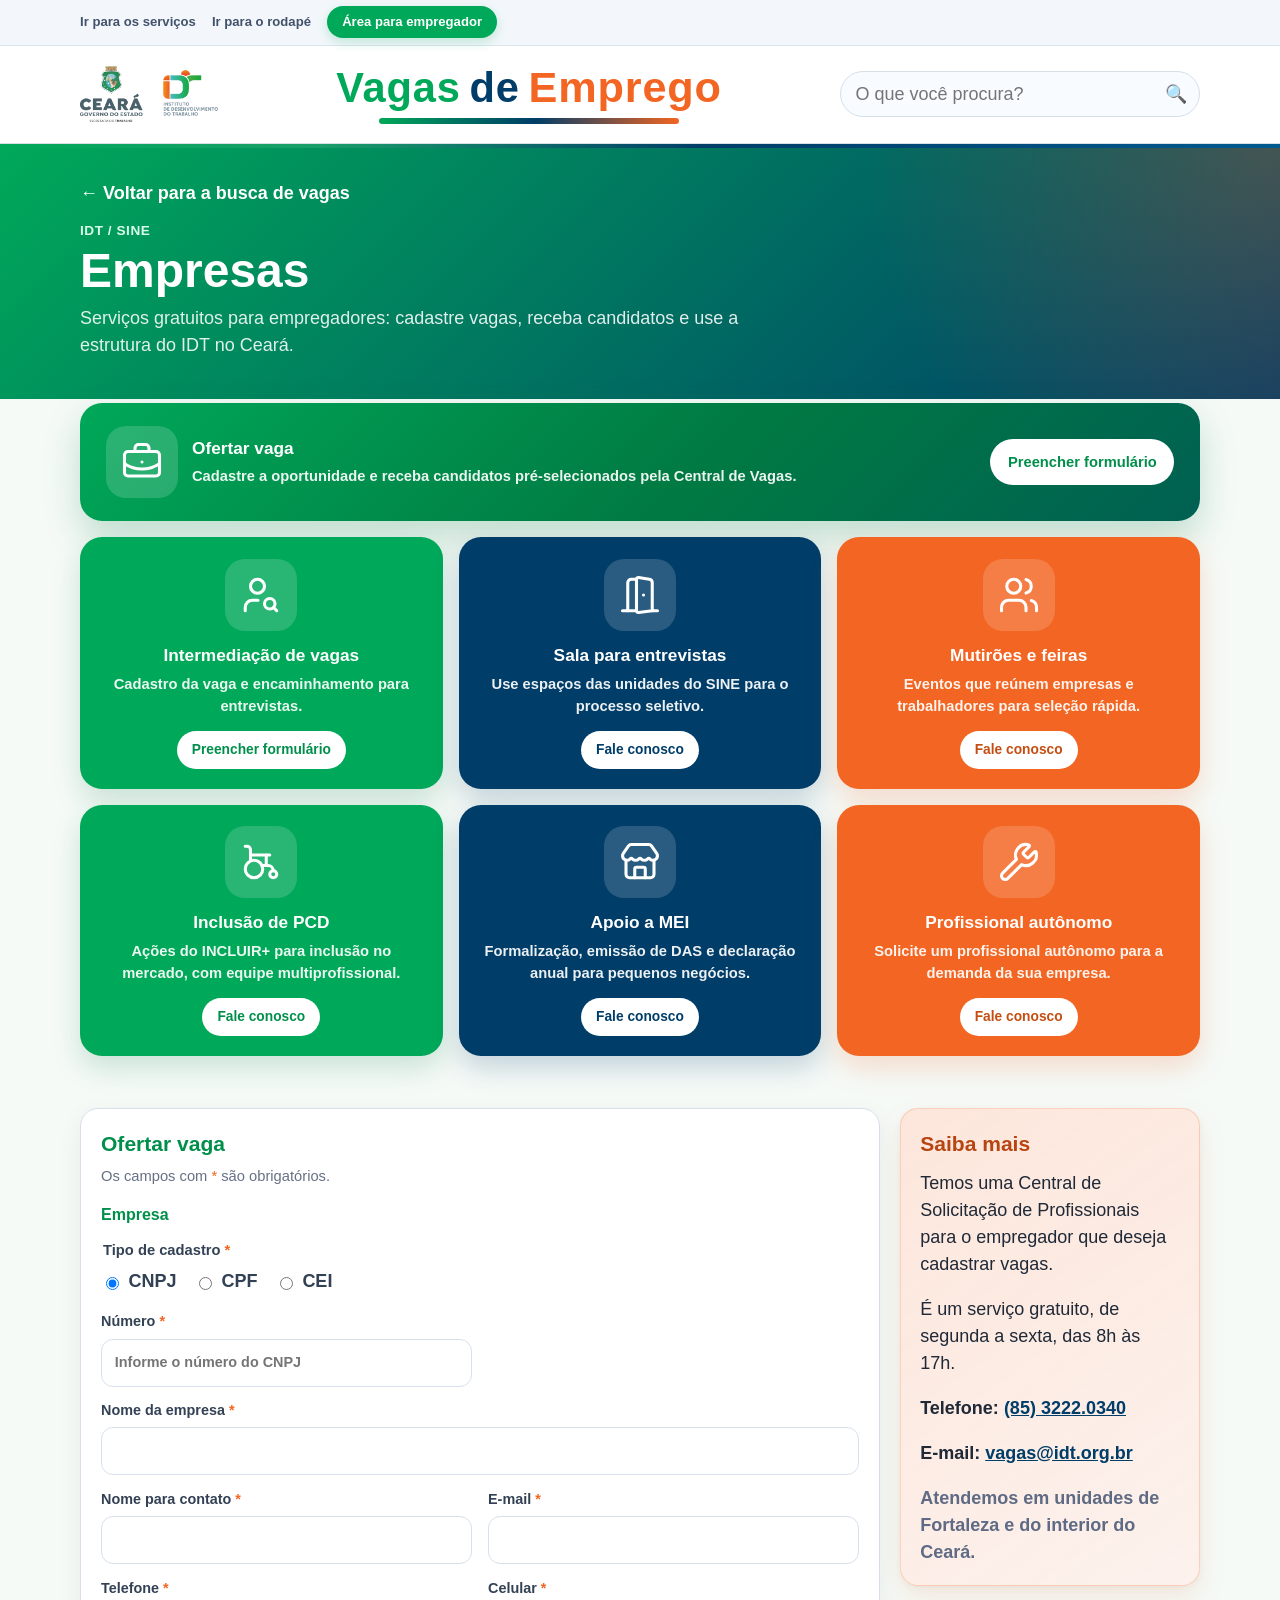
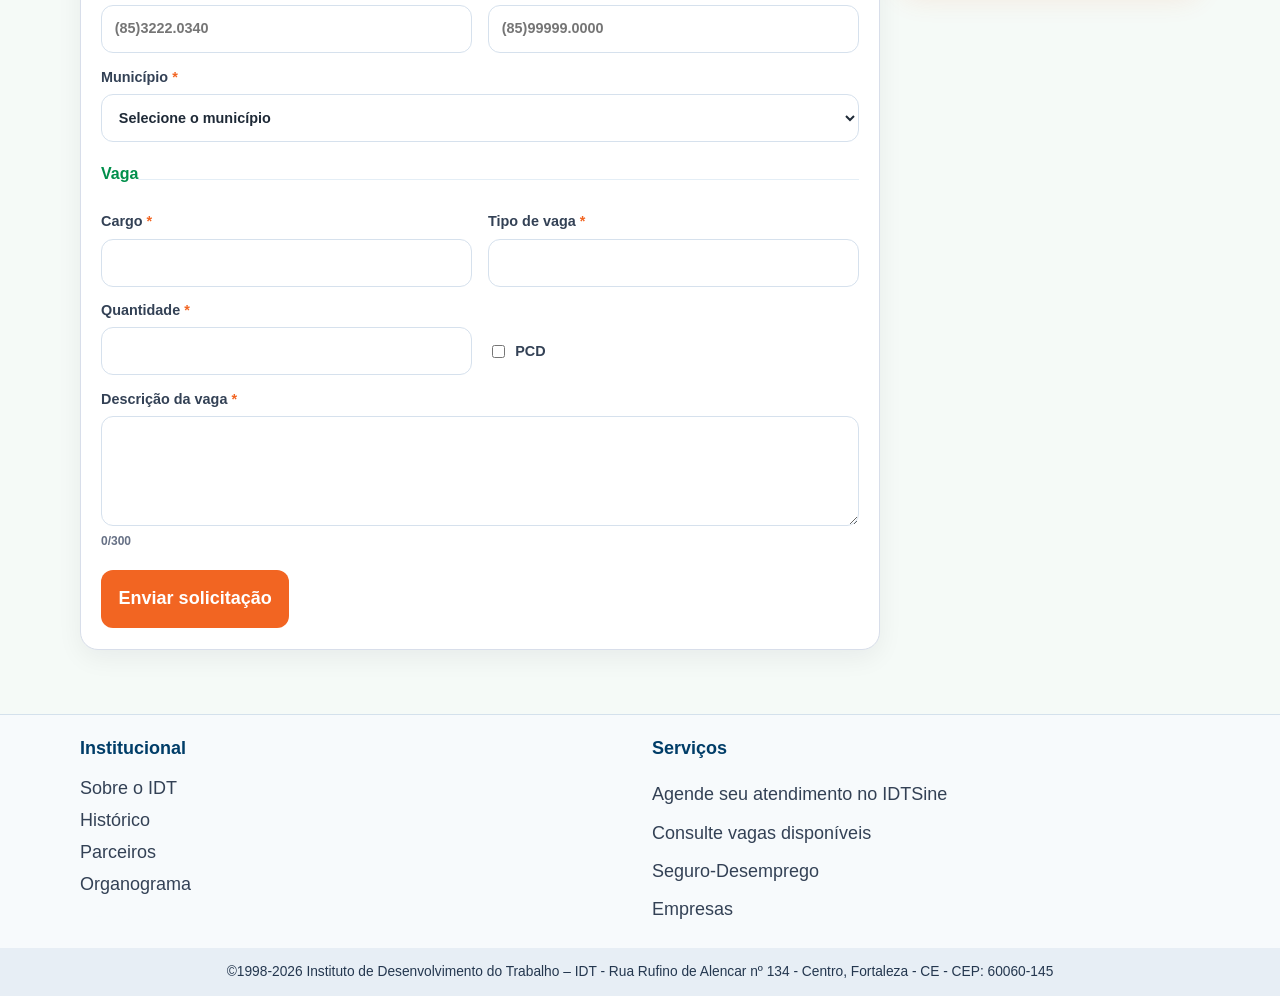
<file: frontend/empresas.html>
<!DOCTYPE html>
<html lang="pt-BR">
<head>
  <meta charset="UTF-8" />
  <meta name="viewport" content="width=device-width, initial-scale=1.0" />
  <meta name="description" content="Serviços do IDT/SINE para empresas: oferte vaga, intermediação, salas para entrevistas e mais." />
  <title>Empresas | IDT</title>
  <link rel="icon" href="https://www.idt.org.br/assets/img/icones/IDT.ico" type="image/x-icon" />
  <link rel="stylesheet" href="css/style.css" />
</head>
<body class="offer-page">
  <a class="skip-link" href="#servicos-empresas">Ir para os serviços</a>

  <header class="site-header" id="topo">
    <div class="site-shortcuts">
      <div class="container site-shortcuts__inner">
        <a href="#servicos-empresas">Ir para os serviços</a>
        <a href="#s-footer">Ir para o rodapé</a>
        <a class="site-shortcuts__cta" href="empresas.html" aria-current="page">Área para empregador</a>
      </div>
    </div>

    <div class="topbar">
      <div class="container topbar__inner">
        <div class="topbar__logos">
          <div class="logo logo--lockup">
            <img src="img/logos_verticais.png" alt="Governo do Estado do Ceará — Secretaria do Trabalho e Instituto de Desenvolvimento do Trabalho" />
          </div>
        </div>
        <p class="site-title" aria-label="Vagas de Emprego">
          <span class="site-title__text">
            <span class="site-title__word site-title__word--green">Vagas</span>
            <span class="site-title__word site-title__word--blue">de</span>
            <span class="site-title__word site-title__word--orange">Emprego</span>
          </span>
          <span class="site-title__accent" aria-hidden="true"></span>
        </p>
        <form class="site-search" action="index.html" method="get">
          <input type="search" name="q" placeholder="O que você procura?" aria-label="Buscar vaga da data atual" />
          <button type="submit" aria-label="Buscar vaga da data atual">🔍</button>
        </form>
      </div>
    </div>

    <div class="site-header-divider" aria-hidden="true"></div>
  </header>

  <main>
    <section class="hero">
      <div class="container">
        <a class="offer-back" href="index.html">← Voltar para a busca de vagas</a>
        <div class="hero__text">
          <p class="eyebrow">IDT / SINE</p>
          <h2>Empresas</h2>
          <p>Serviços gratuitos para empregadores: cadastre vagas, receba candidatos e use a estrutura do IDT no Ceará.</p>
        </div>
      </div>
    </section>

    <section id="servicos-empresas" class="container empresa-servicos" aria-label="Serviços para empresas">
      <!-- Ícones: Lucide (ISC) e Tabler Icons (MIT) -->
      <a class="servico-tile servico-tile--destaque" href="#form-ofertar-vaga">
        <span class="servico-tile__icon" aria-hidden="true">
          <svg xmlns="http://www.w3.org/2000/svg" viewBox="0 0 24 24" fill="none" stroke="currentColor" stroke-width="1.75" stroke-linecap="round" stroke-linejoin="round"><path d="M12 12h.01"/><path d="M16 6V4a2 2 0 0 0-2-2h-4a2 2 0 0 0-2 2v2"/><path d="M22 13a18.15 18.15 0 0 1-20 0"/><rect width="20" height="14" x="2" y="6" rx="2"/></svg>
        </span>
        <span class="servico-tile__body">
          <strong>Ofertar vaga</strong>
          <span>Cadastre a oportunidade e receba candidatos pré-selecionados pela Central de Vagas.</span>
        </span>
        <span class="servico-tile__cta">Preencher formulário</span>
      </a>

      <a class="servico-tile" href="#form-ofertar-vaga">
        <span class="servico-tile__icon servico-tile__icon--blue" aria-hidden="true">
          <svg xmlns="http://www.w3.org/2000/svg" viewBox="0 0 24 24" fill="none" stroke="currentColor" stroke-width="1.75" stroke-linecap="round" stroke-linejoin="round"><circle cx="10" cy="7" r="4"/><path d="M10.3 15H7a4 4 0 0 0-4 4v2"/><circle cx="17" cy="17" r="3"/><path d="m21 21-1.9-1.9"/></svg>
        </span>
        <span class="servico-tile__body">
          <strong>Intermediação de vagas</strong>
          <span>Cadastro da vaga e encaminhamento para entrevistas.</span>
        </span>
        <span class="servico-tile__more">Preencher formulário</span>
      </a>

      <button type="button" class="servico-tile" data-servico="salas">
        <span class="servico-tile__icon servico-tile__icon--orange" aria-hidden="true">
          <svg xmlns="http://www.w3.org/2000/svg" viewBox="0 0 24 24" fill="none" stroke="currentColor" stroke-width="1.75" stroke-linecap="round" stroke-linejoin="round"><path d="M10 21H2"/><path d="M10 3H7a2 2 0 00-2 2v16"/><path d="M14 12h.01"/><path d="M19 21V5a2 2 0 00-1.675-1.974l-6.163-1.013A1 1 0 0010 3v18a1 1 0 001.124.992z"/><path d="M22 21h-3"/></svg>
        </span>
        <span class="servico-tile__body">
          <strong>Sala para entrevistas</strong>
          <span>Use espaços das unidades do SINE para o processo seletivo.</span>
        </span>
        <span class="servico-tile__more">Fale conosco</span>
      </button>

      <button type="button" class="servico-tile" data-servico="mutiroes">
        <span class="servico-tile__icon" aria-hidden="true">
          <svg xmlns="http://www.w3.org/2000/svg" viewBox="0 0 24 24" fill="none" stroke="currentColor" stroke-width="1.75" stroke-linecap="round" stroke-linejoin="round"><path d="M16 21v-2a4 4 0 0 0-4-4H6a4 4 0 0 0-4 4v2"/><path d="M16 3.128a4 4 0 0 1 0 7.744"/><path d="M22 21v-2a4 4 0 0 0-3-3.87"/><circle cx="9" cy="7" r="4"/></svg>
        </span>
        <span class="servico-tile__body">
          <strong>Mutirões e feiras</strong>
          <span>Eventos que reúnem empresas e trabalhadores para seleção rápida.</span>
        </span>
        <span class="servico-tile__more">Fale conosco</span>
      </button>

      <button type="button" class="servico-tile" data-servico="pcd">
        <span class="servico-tile__icon servico-tile__icon--blue" aria-hidden="true">
          <svg xmlns="http://www.w3.org/2000/svg" viewBox="0 0 24 24" fill="none" stroke="currentColor" stroke-width="1.75" stroke-linecap="round" stroke-linejoin="round"><path d="M3 16a5 5 0 1 0 10 0a5 5 0 1 0 -10 0"/><path d="M17 19a2 2 0 1 0 4 0a2 2 0 1 0 -4 0"/><path d="M19 17a3 3 0 0 0 -3 -3h-3.4"/><path d="M3 3h1a2 2 0 0 1 2 2v6"/><path d="M6 8h11"/><path d="M15 8v6"/></svg>
        </span>
        <span class="servico-tile__body">
          <strong>Inclusão de PCD</strong>
          <span>Ações do INCLUIR+ para inclusão no mercado, com equipe multiprofissional.</span>
        </span>
        <span class="servico-tile__more">Fale conosco</span>
      </button>

      <button type="button" class="servico-tile" data-servico="mei">
        <span class="servico-tile__icon servico-tile__icon--orange" aria-hidden="true">
          <svg xmlns="http://www.w3.org/2000/svg" viewBox="0 0 24 24" fill="none" stroke="currentColor" stroke-width="1.75" stroke-linecap="round" stroke-linejoin="round"><path d="M15 21v-5a1 1 0 0 0-1-1h-4a1 1 0 0 0-1 1v5"/><path d="M17.774 10.31a1.12 1.12 0 0 0-1.549 0 2.5 2.5 0 0 1-3.451 0 1.12 1.12 0 0 0-1.548 0 2.5 2.5 0 0 1-3.452 0 1.12 1.12 0 0 0-1.549 0 2.5 2.5 0 0 1-3.77-3.248l2.889-4.184A2 2 0 0 1 7 2h10a2 2 0 0 1 1.653.873l2.895 4.192a2.5 2.5 0 0 1-3.774 3.244"/><path d="M4 10.95V19a2 2 0 0 0 2 2h12a2 2 0 0 0 2-2v-8.05"/></svg>
        </span>
        <span class="servico-tile__body">
          <strong>Apoio a MEI</strong>
          <span>Formalização, emissão de DAS e declaração anual para pequenos negócios.</span>
        </span>
        <span class="servico-tile__more">Fale conosco</span>
      </button>

      <button type="button" class="servico-tile" data-servico="autonomo">
        <span class="servico-tile__icon" aria-hidden="true">
          <svg xmlns="http://www.w3.org/2000/svg" viewBox="0 0 24 24" fill="none" stroke="currentColor" stroke-width="1.75" stroke-linecap="round" stroke-linejoin="round"><path d="M14.7 6.3a1 1 0 0 0 0 1.4l1.6 1.6a1 1 0 0 0 1.4 0l3.106-3.105c.32-.322.863-.22.983.218a6 6 0 0 1-8.259 7.057l-7.91 7.91a1 1 0 0 1-2.999-3l7.91-7.91a6 6 0 0 1 7.057-8.259c.438.12.54.662.219.984z"/></svg>
        </span>
        <span class="servico-tile__body">
          <strong>Profissional autônomo</strong>
          <span>Solicite um profissional autônomo para a demanda da sua empresa.</span>
        </span>
        <span class="servico-tile__more">Fale conosco</span>
      </button>
    </section>

    <section class="container offer-layout">
      <form id="form-ofertar-vaga" class="offer-card" novalidate>
        <h3>Ofertar vaga</h3>
        <p class="offer-card__hint">Os campos com <span class="offer-required">*</span> são obrigatórios.</p>

        <p id="offer-status" class="offer-status hidden" role="status"></p>

        <fieldset class="offer-block">
          <legend>Empresa</legend>

          <fieldset class="offer-fieldset">
            <legend>Tipo de cadastro <span class="offer-required">*</span></legend>
            <div class="offer-radios">
              <label><input type="radio" name="tipoCadastro" value="cnpj" checked /> CNPJ</label>
              <label><input type="radio" name="tipoCadastro" value="cpf" /> CPF</label>
              <label><input type="radio" name="tipoCadastro" value="cei" /> CEI</label>
            </div>
          </fieldset>

          <div class="offer-grid">
            <label class="offer-field">
              <span>Número <span class="offer-required">*</span></span>
              <input id="numero" name="numero" type="text" inputmode="numeric" autocomplete="off" required />
            </label>

            <label class="offer-field offer-field--full">
              <span>Nome da empresa <span class="offer-required">*</span></span>
              <input id="nomeEmpresa" name="nomeEmpresa" type="text" autocomplete="organization" required />
            </label>

            <label class="offer-field">
              <span>Nome para contato <span class="offer-required">*</span></span>
              <input id="contato" name="contato" type="text" autocomplete="name" required />
            </label>

            <label class="offer-field">
              <span>E-mail <span class="offer-required">*</span></span>
              <input id="email" name="email" type="email" autocomplete="email" maxlength="100" required />
            </label>

            <label class="offer-field">
              <span>Telefone <span class="offer-required">*</span></span>
              <input id="telefone" name="telefone" type="tel" autocomplete="tel" placeholder="(85)3222.0340" required />
            </label>

            <label class="offer-field">
              <span>Celular <span class="offer-required">*</span></span>
              <input id="celular" name="celular" type="tel" autocomplete="tel" placeholder="(85)99999.0000" required />
            </label>

            <label class="offer-field offer-field--full">
              <span>Município <span class="offer-required">*</span></span>
              <select id="municipio" name="municipio" required>
                <option value="">Selecione o município</option>
              </select>
            </label>
          </div>
        </fieldset>

        <fieldset class="offer-block">
          <legend>Vaga</legend>
          <div class="offer-grid">
            <label class="offer-field">
              <span>Cargo <span class="offer-required">*</span></span>
              <input id="cargo" name="cargo" type="text" required />
            </label>

            <label class="offer-field">
              <span>Tipo de vaga <span class="offer-required">*</span></span>
              <input id="tipoVaga" name="tipoVaga" type="text" list="lista-tipo-vaga" required />
              <datalist id="lista-tipo-vaga">
                <option value="Emprego"></option>
                <option value="Estágio"></option>
                <option value="Jovem Aprendiz"></option>
                <option value="Autônomo"></option>
              </datalist>
            </label>

            <label class="offer-field">
              <span>Quantidade <span class="offer-required">*</span></span>
              <input id="qtdeVaga" name="qtdeVaga" type="number" min="1" step="1" inputmode="numeric" required />
            </label>

            <label class="offer-check">
              <input type="checkbox" id="pcd" name="pcd" />
              PCD
            </label>

            <label class="offer-field offer-field--full">
              <span>Descrição da vaga <span class="offer-required">*</span></span>
              <textarea id="descricaoVaga" name="descricaoVaga" rows="4" maxlength="300" required></textarea>
              <small id="descricao-contador">0/300</small>
            </label>
          </div>
        </fieldset>

        <div class="offer-actions">
          <button type="submit" class="btn btn-primary">Enviar solicitação</button>
        </div>
      </form>

      <aside class="help-card offer-help" aria-label="Informações para o empregador">
        <h3>Saiba mais</h3>
        <p>Temos uma Central de Solicitação de Profissionais para o empregador que deseja cadastrar vagas.</p>
        <p>É um serviço gratuito, de segunda a sexta, das 8h às 17h.</p>
        <p><strong>Telefone:</strong> <a href="tel:8532220340">(85) 3222.0340</a></p>
        <p><strong>E-mail:</strong> <a href="mailto:vagas@idt.org.br">vagas@idt.org.br</a></p>
        <p class="help-note">Atendemos em unidades de Fortaleza e do interior do Ceará.</p>
      </aside>
    </section>
  </main>

  <div id="modal-servico" class="modal hidden" role="dialog" aria-modal="true" aria-labelledby="modal-servico-titulo">
    <div class="modal__backdrop" data-fechar-servico></div>
    <div class="modal__box empresa-contato">
      <button type="button" class="modal__close" data-fechar-servico aria-label="Fechar">×</button>
      <h2 id="modal-servico-titulo"></h2>
      <p id="modal-servico-desc" class="empresa-contato__desc"></p>
      <p class="empresa-contato__alerta" role="status">Entre em contato para verificar a disponibilidade para sua região.</p>
      <p class="empresa-contato__lead">Entre em contato com o IDT</p>
      <div class="detail-list">
        <div><strong>Telefone:</strong> <a href="tel:8532220340">(85) 3222.0340</a></div>
        <div><strong>E-mail:</strong> <a href="mailto:vagas@idt.org.br">vagas@idt.org.br</a></div>
        <div><strong>Horário:</strong> segunda a sexta, das 8h às 17h</div>
      </div>
      <div class="modal-actions">
        <a class="btn btn-primary" href="tel:8532220340">Ligar</a>
        <a class="btn btn-light" href="mailto:vagas@idt.org.br">Enviar e-mail</a>
      </div>
    </div>
  </div>

  <footer class="site-footer" id="s-footer">
    <div class="container site-footer__links">
      <section>
        <h4>Institucional</h4>
        <a href="https://www.idt.org.br/institucional/sobre-o-idt" target="_blank" rel="noopener noreferrer">Sobre o IDT</a>
        <a href="https://www.idt.org.br/institucional/historico" target="_blank" rel="noopener noreferrer">Histórico</a>
        <a href="https://www.idt.org.br/institucional/parceiros" target="_blank" rel="noopener noreferrer">Parceiros</a>
        <a href="https://www.idt.org.br/organograma-idt" target="_blank" rel="noopener noreferrer">Organograma</a>
        <a href="index.html?relatorio=1" data-relatorio>Relatório</a>
      </section>
      <section>
        <h4>Serviços</h4>
        <a href="https://www.idt.org.br/saa4" target="_blank" rel="noopener noreferrer">Agende seu atendimento no IDTSine</a>
        <a href="index.html">Consulte vagas disponíveis</a>
        <a href="https://www.idt.org.br/trabalhador/o-que-e-o-seguro-desemprego" target="_blank" rel="noopener noreferrer">Seguro-Desemprego</a>
        <a href="empresas.html">Empresas</a>
      </section>
    </div>
    <div id="rodapeIDT" class="site-footer__end">
      ©1998-2026 Instituto de Desenvolvimento do Trabalho – IDT - Rua Rufino de Alencar nº 134 - Centro, Fortaleza - CE - CEP: 60060-145
    </div>
  </footer>

  <script src="js/detalhes-vaga.js" defer></script>
  <script src="js/salvar-vagas.js" defer></script>
  <script src="js/empresas.js" defer></script>
  <script src="js/oferte-vaga.js" defer></script>
</body>
</html>
</file>
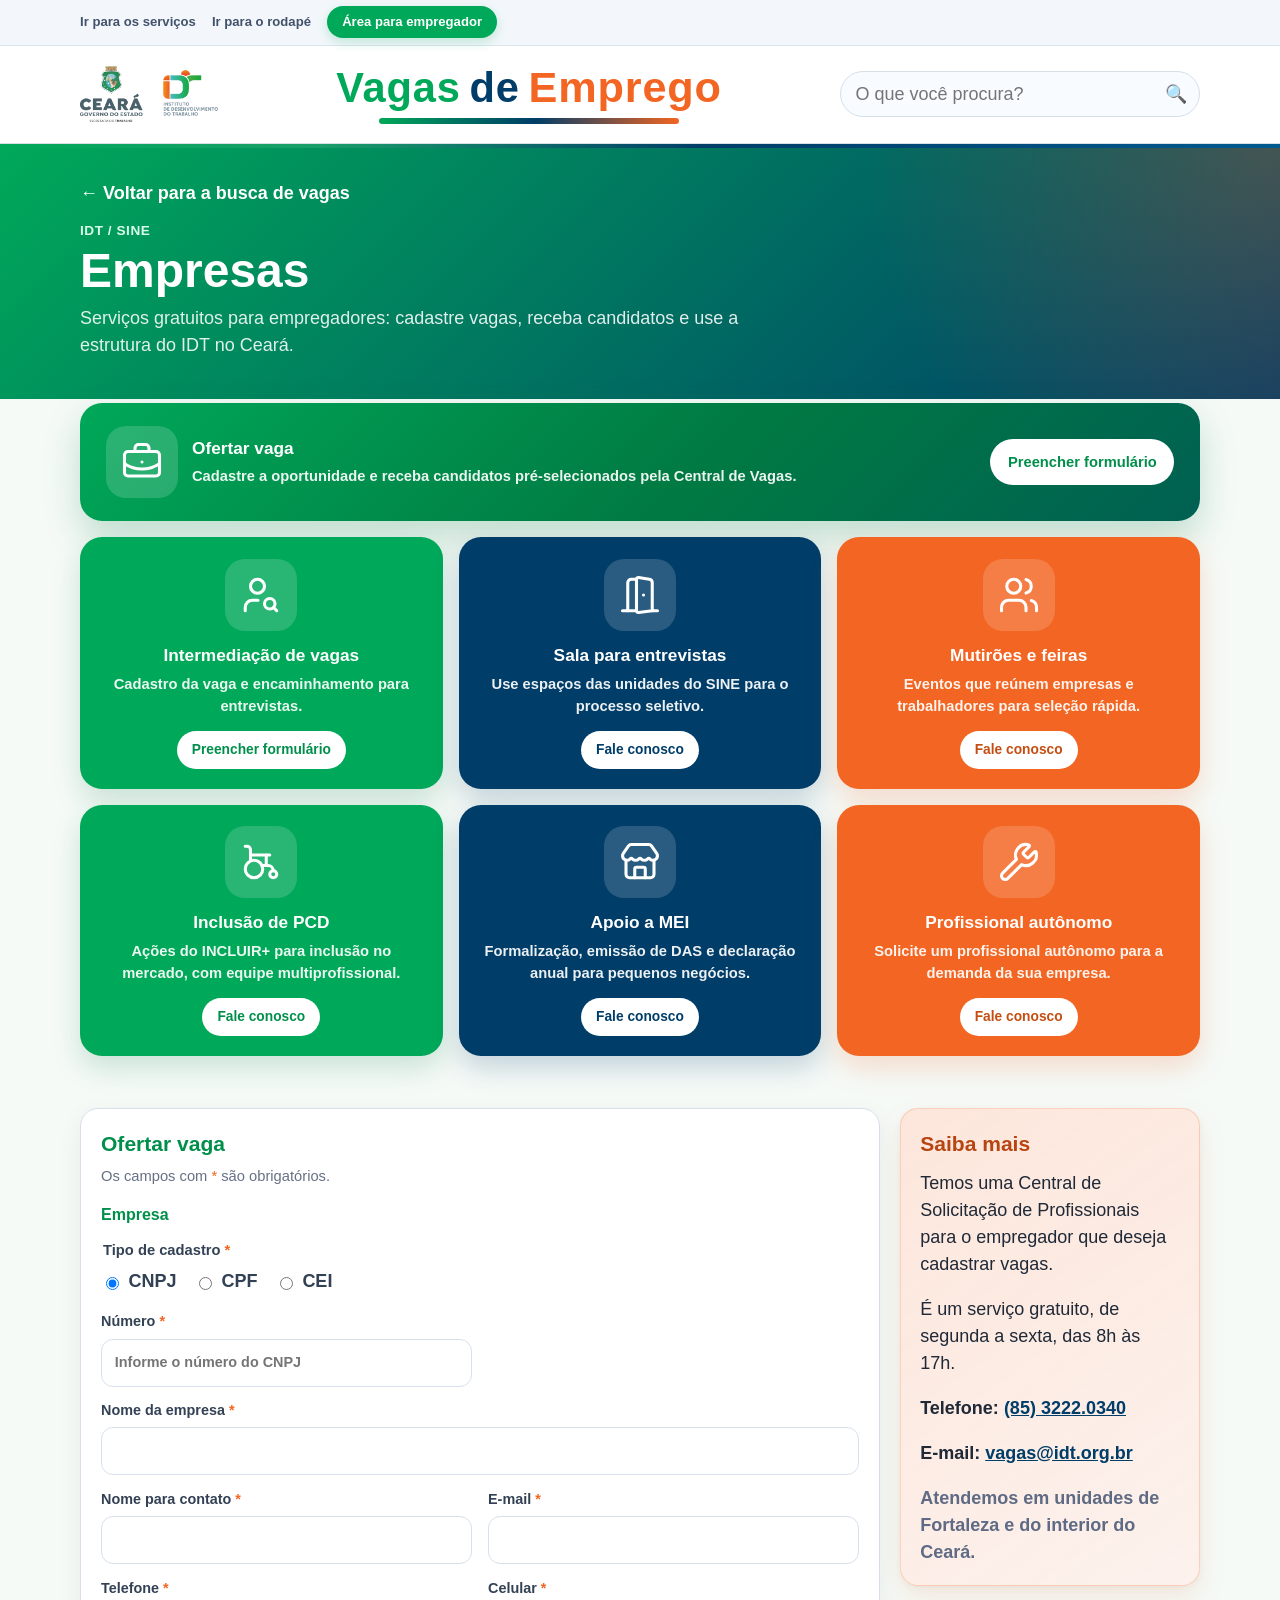
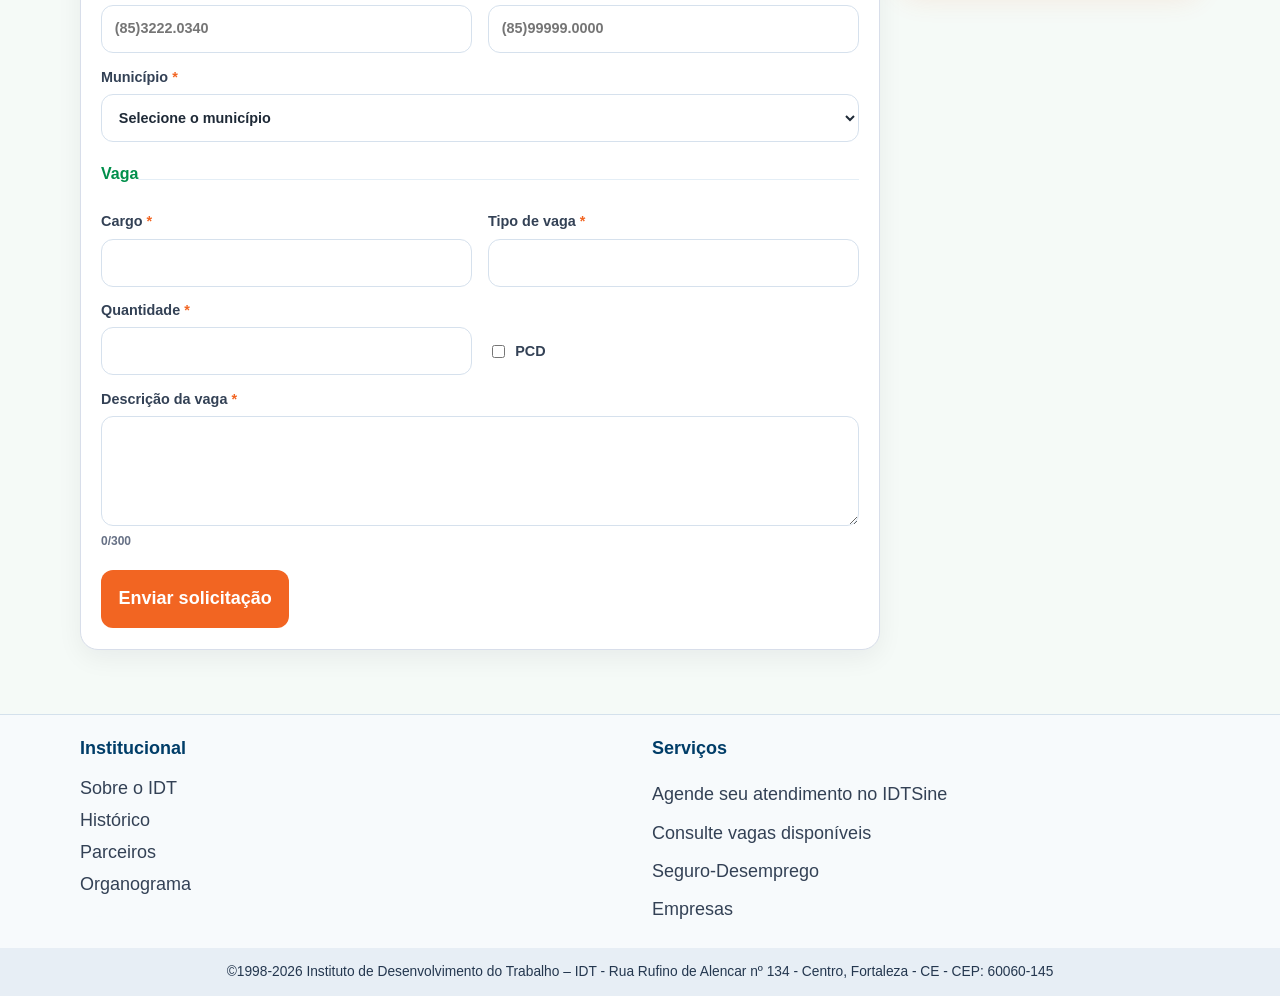
<file: frontend/oferte-vaga.html>
<!DOCTYPE html>
<html lang="pt-BR">
<head>
  <meta charset="UTF-8" />
  <meta http-equiv="refresh" content="0; url=empresas.html#form-ofertar-vaga" />
  <title>Empresas | IDT</title>
  <link rel="canonical" href="empresas.html" />
  <script>location.replace("empresas.html#form-ofertar-vaga");</script>
</head>
<body>
  <p><a href="empresas.html#form-ofertar-vaga">Ir para Empresas</a></p>
</body>
</html>
</file>
<file: frontend/css/style.css>
:root {
  --idt-green: #00a859;
  --idt-green-hover: #008f4b;
  --idt-green-soft: #e8f7ef;
  --idt-orange: #f26522;
  --idt-orange-hover: #d95415;
  --idt-orange-soft: #fff4ef;
  --idt-blue: #003d68;
  --idt-blue-soft: #eaf3f8;
  --green: var(--idt-green);
  --bg: #f5faf7;
  --surface: #ffffff;
  --text: #1f2937;
  --muted: #667085;
  --border: #d8deea;
  --shadow: 0 18px 45px rgba(0, 104, 71, 0.12);
  --radius: 18px;
}

*,
*::before,
*::after {
  box-sizing: border-box;
}

body {
  margin: 0;
  font-family: Arial, Helvetica, sans-serif;
  background: var(--bg);
  color: var(--text);
  font-size: 18px;
  line-height: 1.5;
}

button,
input {
  font: inherit;
}

.skip-link {
  position: absolute;
  left: -9999px;
  top: 0;
  z-index: 20;
  padding: 0.75rem 1rem;
  background: #fff;
  color: var(--idt-blue);
}

.skip-link:focus {
  left: 1rem;
  top: 1rem;
}

.container {
  width: min(1120px, calc(100% - 32px));
  margin: 0 auto;
}

.hidden {
  display: none !important;
}

.sr-only {
  position: absolute;
  width: 1px;
  height: 1px;
  padding: 0;
  margin: -1px;
  overflow: hidden;
  clip: rect(0, 0, 0, 0);
  white-space: nowrap;
  border: 0;
}

.topbar {
  background: #fff;
  border-bottom: 1px solid var(--border);
}

.site-shortcuts {
  background: #f3f7fb;
  border-bottom: 1px solid #dce5ef;
}

.site-shortcuts__inner {
  display: flex;
  flex-wrap: wrap;
  align-items: center;
  gap: 1rem;
  padding: 0.4rem 0;
}

.site-shortcuts__inner a {
  color: #42526b;
  font-size: 0.82rem;
  font-weight: 700;
  text-decoration: none;
}

.site-shortcuts__inner a:hover,
.site-shortcuts__inner a:focus-visible {
  color: var(--idt-blue);
  text-decoration: underline;
}

.site-shortcuts__actions {
  display: flex;
  flex-wrap: wrap;
  align-items: center;
  gap: 0.5rem;
  margin-left: auto;
}

.site-shortcuts__cta {
  padding: 0.38rem 0.95rem;
  border-radius: 999px;
  background: var(--idt-green);
  color: #fff !important;
  font-weight: 800;
  box-shadow: 0 4px 12px rgba(0, 168, 89, 0.22);
}

.site-shortcuts__cta:hover,
.site-shortcuts__cta:focus-visible {
  background: var(--idt-green-hover);
  color: #fff !important;
  text-decoration: none;
}

.site-shortcuts__cta--map {
  background: var(--idt-blue);
  box-shadow: 0 4px 12px rgba(0, 61, 104, 0.22);
}

.site-shortcuts__cta--map:hover,
.site-shortcuts__cta--map:focus-visible {
  background: var(--idt-blue);
  filter: brightness(1.08);
}

.topbar__inner {
  display: grid;
  grid-template-columns: auto minmax(0, 1fr) auto;
  align-items: center;
  gap: clamp(0.75rem, 2vw, 1.5rem);
  padding: clamp(0.85rem, 1.5vw, 1.25rem) 0;
}

.site-title {
  margin: 0;
  justify-self: center;
  display: flex;
  flex-direction: column;
  align-items: center;
  gap: clamp(0.3rem, 0.8vw, 0.5rem);
  min-width: 0;
  max-width: 100%;
  text-align: center;
  padding: 0 0.25rem;
}

.site-title__text {
  display: inline-flex;
  flex-wrap: wrap;
  align-items: baseline;
  justify-content: center;
  gap: 0.4rem 0.55rem;
  font-size: clamp(1.5rem, 1rem + 2.4vw, 2.6rem);
  font-weight: 900;
  line-height: 1.05;
  letter-spacing: 0.02em;
}

.site-title__word--green {
  color: var(--idt-green);
}

.site-title__word--blue {
  color: var(--idt-blue);
  font-weight: 800;
}

.site-title__word--orange {
  color: var(--idt-orange);
  font-size: 1.04em;
}

.site-title__accent {
  display: block;
  width: clamp(150px, 32vw, 300px);
  height: clamp(4px, 0.45vw, 6px);
  border-radius: 999px;
  background: linear-gradient(
    90deg,
    var(--idt-green) 0%,
    var(--idt-blue) 52%,
    var(--idt-orange) 100%
  );
}

@media (min-width: 721px) {
  .site-title__text {
    flex-wrap: nowrap;
    white-space: nowrap;
  }
}

.site-search {
  display: inline-flex;
  align-items: center;
  width: min(360px, 34vw);
  min-height: 44px;
  border-radius: 999px;
  border: 1px solid #d5e0eb;
  background: #f8fbff;
  overflow: hidden;
}

.site-search input {
  border: 0;
  outline: none;
  background: transparent;
  flex: 1;
  min-width: 0;
  padding: 0 0.9rem;
  color: #1f2937;
}

.site-search button {
  border: 0;
  height: 44px;
  width: 46px;
  cursor: pointer;
  background: transparent;
  color: var(--idt-blue);
}

.site-header-divider {
  height: 4px;
  background: linear-gradient(
    90deg,
    var(--idt-green) 0%,
    #1a9e6a 25%,
    var(--idt-blue) 55%,
    #005a8f 100%
  );
}

.topbar__logos {
  display: flex;
  align-items: center;
  gap: clamp(0.75rem, 2vw, 1.25rem);
}

.logo img {
  height: auto;
  display: block;
}

.logo--lockup img {
  height: 56px;
  width: auto;
  max-width: min(280px, 48vw);
}

.eyebrow {
  margin: 0;
  color: var(--green);
  font-weight: 800;
  font-size: 0.85rem;
  text-transform: uppercase;
  letter-spacing: 0.04em;
}

h1,
h2,
h3,
p {
  margin-top: 0;
}

h1 {
  margin-bottom: 0;
  font-size: clamp(1.35rem, 3vw, 2rem);
}

.hero {
  padding: 2rem 0 1.25rem;
  background:
    radial-gradient(circle at top right, rgba(242, 101, 34, 0.28), transparent 32%),
    linear-gradient(135deg, var(--idt-green), var(--idt-blue));
  color: #fff;
}

.hero__text {
  max-width: 760px;
  margin-bottom: 1.25rem;
}

.hero__text .eyebrow {
  color: #d9ffea;
}

.hero h2 {
  margin: 0.25rem 0 0.5rem;
  font-size: clamp(1.7rem, 5vw, 3rem);
  line-height: 1.08;
}

.hero p {
  max-width: 680px;
  margin-bottom: 0;
  color: rgba(255, 255, 255, 0.88);
}

.search-box {
  padding: 1.15rem;
  background: rgba(255, 255, 255, 0.12);
  border: 1px solid rgba(255, 255, 255, 0.25);
  border-radius: var(--radius);
  box-shadow: var(--shadow);
}

.search-box h3 {
  margin-bottom: 0.8rem;
  font-size: 1.15rem;
}

.search-row {
  display: grid;
  grid-template-columns: 1fr 1fr 1fr;
  gap: 0.75rem;
}

.search-row--extra {
  grid-template-columns: 1fr 1fr 1fr;
  margin-top: 0.75rem;
}

.search-row--extra .field-icon {
  white-space: nowrap;
}

.search-field {
  display: flex;
  align-items: center;
  gap: 0.55rem;
  padding: 0 1rem;
  min-height: 58px;
  background: #fff;
  color: var(--muted);
  border: 2px solid transparent;
  border-radius: 12px;
}

.field-icon {
  color: var(--idt-blue);
  font-size: 0.78rem;
  font-weight: 900;
  text-transform: uppercase;
}

.field-icon--long {
  white-space: normal;
  line-height: 1.15;
  max-width: 6.4rem;
}

.search-field:focus-within {
  border-color: var(--idt-orange);
  box-shadow: 0 0 0 4px rgba(242, 101, 34, 0.22);
}

.search-field input,
.search-field select {
  width: 100%;
  border: 0;
  outline: 0;
  color: var(--text);
  background: transparent;
}

.search-field select {
  min-width: 0;
  cursor: pointer;
}

.btn {
  min-height: 48px;
  border: 0;
  border-radius: 12px;
  padding: 0.75rem 1.1rem;
  font-weight: 800;
  cursor: pointer;
  text-decoration: none;
  display: inline-flex;
  align-items: center;
  justify-content: center;
  gap: 0.45rem;
}

.btn-primary {
  min-height: 58px;
  background: var(--idt-orange);
  color: #fff;
}

.btn-primary:hover,
.btn-primary:focus-visible {
  background: var(--idt-orange-hover);
}

.vaga-actions .btn-primary {
  min-height: 48px;
}

.btn-light {
  background: #fff;
  color: var(--idt-blue);
  border: 1px solid var(--border);
}

.btn-call {
  background: var(--green);
  color: #fff;
}

.btn-map {
  background: var(--idt-blue);
  color: #fff;
}

.btn-map:hover,
.btn-map:focus-visible {
  filter: brightness(1.08);
}

.btn-agendar {
  background: var(--idt-green);
  color: #fff;
}

.btn-agendar:hover,
.btn-agendar:focus-visible {
  background: var(--idt-green-hover);
  outline: none;
}

.agendar-wrap {
  display: inline-flex;
  align-items: center;
  gap: 0.4rem;
}

.agendar-info {
  width: 28px;
  height: 28px;
  padding: 0;
  border: 2px solid var(--idt-blue);
  border-radius: 50%;
  background: #fff;
  color: var(--idt-blue);
  font-size: 0.85rem;
  font-style: italic;
  font-weight: 900;
  line-height: 1;
  cursor: pointer;
}

.agendar-info:hover,
.agendar-info:focus-visible {
  background: var(--idt-blue);
  color: #fff;
  outline: none;
}

.agendar-dialog {
  position: fixed;
  inset: 0;
  z-index: 80;
}

.agendar-dialog__backdrop {
  position: absolute;
  inset: 0;
  background: rgba(15, 23, 42, 0.45);
}

.agendar-dialog__panel {
  position: relative;
  z-index: 1;
  width: min(420px, calc(100% - 2rem));
  margin: 18vh auto 0;
  padding: 1.15rem 1.2rem 1.25rem;
  border-radius: 16px;
  background: #fff;
  box-shadow: 0 16px 40px rgba(15, 23, 42, 0.18);
}

.agendar-dialog__panel h3 {
  margin: 0 0 0.5rem;
  color: var(--idt-blue);
}

.agendar-dialog__panel p {
  margin: 0 0 1rem;
  color: #334155;
}

.quick-filters {
  display: flex;
  flex-wrap: wrap;
  gap: 0.75rem;
  margin-top: 0.9rem;
}

.search-actions-row {
  display: flex;
  flex-wrap: wrap;
  align-items: center;
  justify-content: space-between;
  gap: 0.75rem;
  margin-top: 0.9rem;
}

.search-field--locked {
  cursor: default;
}

.search-field--locked:focus-within {
  border-color: #d8deea;
  box-shadow: none;
}

.search-field--locked input {
  cursor: default;
  color: #475569;
}

.search-actions-row__pcd-group {
  display: flex;
  flex-wrap: wrap;
  align-items: center;
  gap: 0.55rem;
}

.search-actions-row__experiencia {
  display: inline-flex;
  align-items: center;
  min-height: 48px;
  padding: 0 0.35rem 0 0.95rem;
  background: #fff;
  border-radius: 999px;
  color: var(--idt-blue);
}

.search-actions-row__experiencia select {
  border: 0;
  background: transparent;
  color: var(--idt-blue);
  font: inherit;
  font-weight: 800;
  min-height: 44px;
  min-width: 10.5rem;
  padding-right: 0.4rem;
  cursor: pointer;
}

.search-actions-row__experiencia select:focus-visible {
  outline: 2px solid var(--idt-orange);
  outline-offset: 2px;
}

.search-actions-row__pcd {
  display: inline-flex;
  align-items: center;
  gap: 0.55rem;
  padding: 0.65rem 0.8rem;
  background: rgba(255, 255, 255, 0.16);
  border-radius: 999px;
  color: #fff;
  font-weight: 700;
  cursor: pointer;
}

.search-actions-row__pcd input {
  width: 20px;
  height: 20px;
  cursor: pointer;
}

.search-actions-row__buttons {
  display: flex;
  flex-wrap: wrap;
  align-items: center;
  gap: 0.65rem;
}

.search-actions-row__buttons .btn-primary,
.search-actions-row__buttons .btn-map,
.search-actions-row__buttons .btn-light {
  min-height: 48px;
  padding: 0.75rem 1.35rem;
}

.quick-filters label {
  display: inline-flex;
  align-items: center;
  gap: 0.55rem;
  padding: 0.65rem 0.8rem;
  background: rgba(255, 255, 255, 0.16);
  border-radius: 999px;
  color: #fff;
  font-weight: 700;
}

.quick-filters input {
  width: 20px;
  height: 20px;
}

.search-extra-actions {
  display: flex;
  justify-content: flex-end;
  margin-top: 0.9rem;
}

.kpi-section {
  margin-bottom: 0.5rem;
}

.kpi-grid {
  display: grid;
  grid-template-columns: repeat(4, minmax(0, 1fr));
  gap: 0.85rem;
}

.kpi-card {
  position: relative;
  background: var(--surface);
  border: 1px solid var(--border);
  border-radius: var(--radius);
  padding: 1rem 1.1rem;
  box-shadow: 0 6px 20px rgba(0, 61, 104, 0.06);
  text-align: center;
}

.kpi-info {
  position: absolute;
  top: 0.45rem;
  right: 0.5rem;
  width: 22px;
  height: 22px;
  padding: 0;
  border: 0;
  border-radius: 50%;
  background: #eaf3f8;
  color: var(--idt-blue);
  font-size: 0.78rem;
  font-weight: 800;
  font-style: italic;
  line-height: 22px;
  cursor: pointer;
}

.kpi-card--pcd .kpi-info {
  background: var(--idt-orange-soft);
  color: var(--idt-orange-hover);
}

.kpi-dica {
  position: absolute;
  top: 2.15rem;
  right: 0.45rem;
  z-index: 5;
  width: min(250px, calc(100% - 0.9rem));
  margin: 0;
  padding: 0.65rem 0.75rem;
  border-radius: 12px;
  background: #fff;
  box-shadow: 0 10px 24px rgba(15, 23, 42, 0.16);
  color: var(--text);
  font-size: 0.82rem;
  font-weight: 600;
  line-height: 1.35;
  text-align: left;
}

.kpi-card--pcd {
  border-top: 3px solid var(--idt-orange);
}

.kpi-card--npcd {
  border-top: 3px solid var(--idt-green);
}

.kpi-card--inclusiva {
  border-top: 3px solid var(--idt-blue);
}

.kpi-card--total {
  background: linear-gradient(135deg, var(--idt-green) 0%, #007a42 100%);
  border: 0;
  box-shadow: 0 10px 28px rgba(0, 122, 66, 0.2);
}

.kpi-card--total .kpi-label {
  color: rgba(255, 255, 255, 0.92);
  font-weight: 700;
}

.kpi-card--total .kpi-value {
  color: #fff;
}

.kpi-label {
  display: block;
  font-size: 0.85rem;
  color: var(--muted);
  line-height: 1.3;
  margin-bottom: 0.45rem;
}

.kpi-value {
  font-size: clamp(1.5rem, 3vw, 2rem);
  font-weight: 800;
  color: var(--idt-blue);
  font-variant-numeric: tabular-nums;
}

.kpi-card--pcd .kpi-value {
  color: var(--idt-orange-hover);
}

.kpi-card--npcd .kpi-value {
  color: var(--idt-green-hover);
}

.kpi-card--inclusiva .kpi-value {
  color: var(--idt-blue);
}

.status-area {
  display: flex;
  align-items: center;
  justify-content: space-between;
  gap: 1rem;
  padding: 1.2rem 0;
}

.status-area__text {
  display: grid;
  gap: 0.25rem;
}

.status-area__actions {
  display: flex;
  flex-wrap: wrap;
  align-items: center;
  justify-content: flex-end;
  gap: 0.6rem;
}

.ultima-atualizacao {
  margin: 0;
  font-size: 0.9rem;
  color: var(--muted);
}

.status-area .status-refresh {
  margin: 0;
  min-height: 1.2em;
  font-size: 0.88rem;
  font-weight: 700;
  color: var(--idt-blue);
}

.status-area .status-refresh.is-updating {
  color: var(--idt-orange);
}

#btn-atualizar-vagas {
  background: var(--idt-orange);
  color: #fff;
  border: 0;
  transition: background 0.18s ease, box-shadow 0.18s ease, transform 0.18s ease;
}

#btn-atualizar-vagas:hover,
#btn-atualizar-vagas:focus-visible {
  background: var(--idt-orange-hover);
}

#btn-atualizar-vagas:active,
#btn-atualizar-vagas.is-clicking {
  animation: btn-atualizar-clique 0.32s ease;
}

#btn-atualizar-vagas:disabled {
  opacity: 0.65;
  cursor: wait;
}

@keyframes btn-atualizar-clique {
  0% {
    transform: scale(1);
    box-shadow: 0 0 0 0 rgba(242, 101, 34, 0.35);
  }
  45% {
    transform: scale(0.96);
    box-shadow: 0 0 0 6px rgba(242, 101, 34, 0.18);
  }
  100% {
    transform: scale(1);
    box-shadow: 0 0 0 0 rgba(242, 101, 34, 0);
  }
}

@media (prefers-reduced-motion: reduce) {
  #btn-atualizar-vagas,
  #btn-atualizar-vagas:active,
  #btn-atualizar-vagas.is-clicking {
    animation: none;
    transition: none;
  }
}

.popular-section {
  margin-top: 1.25rem;
}

.popular-card {
  padding: 1.25rem;
  background: var(--surface);
  border: 1px solid #cdd9e3;
  border-radius: var(--radius);
  box-shadow:
    0 10px 30px rgba(0, 61, 104, 0.08),
    0 2px 8px rgba(15, 23, 42, 0.04);
}

.popular-heading {
  display: flex;
  align-items: center;
  gap: 0.6rem;
  color: var(--idt-blue);
}

.popular-heading h3 {
  margin-bottom: 0;
  font-size: 1.28rem;
}

.popular-icon {
  display: inline-flex;
  align-items: center;
  justify-content: center;
  width: 1.75rem;
  height: 1.75rem;
  border-radius: 50%;
  background: var(--idt-orange-soft);
  color: var(--idt-orange);
  font-size: 1rem;
  font-weight: 900;
}

.popular-tabs {
  display: flex;
  flex-wrap: wrap;
  gap: 0.45rem;
  margin-top: 0.9rem;
  padding: 0.28rem;
  background: #f4f7fb;
  border: 1px solid #dbe4ef;
  border-radius: 999px;
}

.popular-tab {
  border: 1px solid transparent;
  border-radius: 999px;
  padding: 0.5rem 1.1rem;
  background: transparent;
  color: var(--muted);
  font-size: 0.9rem;
  font-weight: 900;
  text-transform: uppercase;
  letter-spacing: 0.02em;
  cursor: pointer;
  transition: all 0.2s ease;
}

.popular-tab:hover,
.popular-tab:focus-visible,
.popular-tab.active {
  color: #ffffff;
  border-color: transparent;
  outline: none;
}

.popular-tab[data-popular-tab="vagas"]:hover,
.popular-tab[data-popular-tab="vagas"]:focus-visible,
.popular-tab[data-popular-tab="vagas"].active {
  background: linear-gradient(135deg, var(--idt-blue), #00578c);
  box-shadow: 0 6px 14px rgba(0, 61, 104, 0.25);
}

.popular-tab[data-popular-tab="cidades"]:hover,
.popular-tab[data-popular-tab="cidades"]:focus-visible,
.popular-tab[data-popular-tab="cidades"].active {
  background: linear-gradient(135deg, var(--idt-green), var(--idt-green-hover));
  box-shadow: 0 6px 14px rgba(0, 168, 89, 0.25);
}

.popular-tab[data-popular-tab="unidades"]:hover,
.popular-tab[data-popular-tab="unidades"]:focus-visible,
.popular-tab[data-popular-tab="unidades"].active {
  background: linear-gradient(135deg, var(--idt-orange), var(--idt-orange-hover));
  box-shadow: 0 6px 14px rgba(242, 101, 34, 0.25);
}

.popular-tab[data-popular-tab="regioes"]:hover,
.popular-tab[data-popular-tab="regioes"]:focus-visible,
.popular-tab[data-popular-tab="regioes"].active {
  background: linear-gradient(135deg, #5b21b6, #7c3aed);
  box-shadow: 0 6px 14px rgba(91, 33, 182, 0.25);
}

.popular-list {
  display: grid;
  grid-template-columns: repeat(4, minmax(0, 1fr));
  gap: 0.55rem 1rem;
  padding-top: 0.95rem;
}

.popular-item {
  display: flex;
  align-items: center;
  gap: 0.4rem;
  min-height: 38px;
  min-width: 0;
  border: 1px solid transparent;
  padding: 0.35rem 0.55rem;
  background: transparent;
  color: #334155;
  text-align: left;
  border-radius: 10px;
  cursor: pointer;
}

.popular-item__tag {
  flex: 0 0 auto;
  min-width: 1.55rem;
  padding: 0.08rem 0.38rem;
  border-radius: 999px;
  font-size: 0.72rem;
  font-weight: 900;
  line-height: 1.3;
  text-align: center;
}

.popular-theme--vagas .popular-item__tag {
  background: var(--idt-blue-soft);
  color: var(--idt-blue);
}

.popular-theme--cidades .popular-item__tag {
  background: var(--idt-green-soft);
  color: var(--idt-green-hover);
}

.popular-theme--unidades .popular-item__tag {
  background: var(--idt-orange-soft);
  color: var(--idt-orange-hover);
}

.popular-theme--regioes .popular-item__tag {
  background: #f3e8ff;
  color: #6d28d9;
}

.popular-item__name {
  min-width: 0;
  overflow: hidden;
  text-overflow: ellipsis;
  white-space: nowrap;
}

.popular-pager {
  display: flex;
  justify-content: flex-end;
  gap: 0.4rem;
  padding-top: 0.75rem;
}

.popular-pager button {
  min-height: 34px;
  padding: 0.35rem 0.85rem;
  border-radius: 999px;
  font-size: 0.82rem;
  font-weight: 800;
  cursor: pointer;
}

.popular-theme--vagas .popular-pager button {
  border: 1px solid #dbe4ef;
  background: #fff;
  color: var(--idt-blue);
}

.popular-theme--cidades .popular-pager button {
  border: 1px solid #b6e0c8;
  background: #fff;
  color: var(--idt-green-hover);
}

.popular-theme--unidades .popular-pager button {
  border: 1px solid #f3c3a8;
  background: #fff;
  color: var(--idt-orange-hover);
}

.popular-theme--regioes .popular-pager button {
  border: 1px solid #e9d5ff;
  background: #fff;
  color: #6d28d9;
}

.popular-theme--vagas .popular-pager button:hover:not(:disabled),
.popular-theme--vagas .popular-pager button:focus-visible:not(:disabled) {
  background: #eaf3f8;
  outline: none;
}

.popular-theme--cidades .popular-pager button:hover:not(:disabled),
.popular-theme--cidades .popular-pager button:focus-visible:not(:disabled) {
  background: #e8f7ef;
  outline: none;
}

.popular-theme--unidades .popular-pager button:hover:not(:disabled),
.popular-theme--unidades .popular-pager button:focus-visible:not(:disabled) {
  background: #fff4ef;
  outline: none;
}

.popular-theme--regioes .popular-pager button:hover:not(:disabled),
.popular-theme--regioes .popular-pager button:focus-visible:not(:disabled) {
  background: #f5f3ff;
  outline: none;
}

.popular-pager button:disabled {
  opacity: 0.45;
  cursor: default;
}

.popular-theme--vagas .popular-item:hover,
.popular-theme--vagas .popular-item:focus-visible,
.popular-theme--vagas .popular-item.active {
  background: #eaf3f8;
  color: var(--idt-blue);
  border-color: #b7d3e8;
  outline: none;
}

.popular-theme--cidades .popular-item:hover,
.popular-theme--cidades .popular-item:focus-visible,
.popular-theme--cidades .popular-item.active {
  background: #eef8f3;
  color: #0a8150;
  border-color: #cfe8da;
  outline: none;
}

.popular-theme--unidades .popular-item:hover,
.popular-theme--unidades .popular-item:focus-visible,
.popular-theme--unidades .popular-item.active {
  background: #fff4ef;
  color: var(--idt-orange-hover);
  border-color: #f3c3a8;
  outline: none;
}

.popular-theme--regioes .popular-item:hover,
.popular-theme--regioes .popular-item:focus-visible,
.popular-theme--regioes .popular-item.active {
  background: #f5f3ff;
  color: #5b21b6;
  border-color: #e9d5ff;
  outline: none;
}

.popular-item.active {
  font-weight: 900;
}

.status-area p {
  margin: 0;
  font-weight: 800;
}

.results-layout {
  display: grid;
  grid-template-columns: 290px minmax(0, 1fr);
  gap: 1.2rem;
  align-items: start;
}

.results-layout > div {
  min-width: 0;
}

.help-card,
.vaga-card,
.empty-card {
  background: var(--surface);
  border: 1px solid var(--border);
  border-radius: var(--radius);
  box-shadow: 0 8px 26px rgba(15, 23, 42, 0.06);
}

.help-card {
  position: sticky;
  top: 1rem;
  padding: 1.2rem;
  background:
    linear-gradient(145deg, rgba(242, 101, 34, 0.16), rgba(217, 84, 21, 0.08)),
    #fff;
  border: 1px solid rgba(242, 101, 34, 0.22);
  box-shadow:
    0 12px 28px rgba(242, 101, 34, 0.12),
    0 2px 10px rgba(15, 23, 42, 0.05);
}

.help-card h3 {
  margin-bottom: 0.65rem;
  color: #b84412;
}

.help-card ol {
  padding-left: 1.3rem;
  margin: 0 0 1rem;
}

.help-card li {
  margin-bottom: 0.45rem;
  color: #2f3a4e;
}

.help-note {
  margin: 0;
  color: #5f6b84;
  font-weight: 700;
}

.cards {
  display: grid;
  gap: 0.85rem;
}

.results-toolbar {
  display: flex;
  align-items: center;
  justify-content: flex-end;
  flex-wrap: wrap;
  gap: 0.65rem;
  margin-bottom: 0.85rem;
}

.btn-compartilhar {
  min-height: 40px;
  padding: 0.45rem 1.05rem;
  border-radius: 999px;
  background: var(--idt-orange);
  color: #fff;
  font-size: 0.88rem;
  font-weight: 900;
}

.btn-compartilhar:hover,
.btn-compartilhar:focus-visible {
  background: var(--idt-orange-hover);
  outline: none;
}

.btn-compartilhar:disabled {
  background: #9aa8b8;
  color: #f3f6f9;
  cursor: not-allowed;
  opacity: 0.85;
}

.share-sheet {
  position: fixed;
  inset: 0;
  z-index: 1200;
  display: grid;
  place-items: end center;
}

.share-sheet__backdrop {
  position: absolute;
  inset: 0;
  background: rgba(15, 23, 42, 0.45);
}

.share-sheet__panel {
  position: relative;
  z-index: 1;
  width: min(420px, calc(100% - 1.5rem));
  margin: 0 0 1rem;
  padding: 1.1rem 1.15rem 1rem;
  border-radius: 18px 18px 14px 14px;
  background: #fff;
  box-shadow: 0 18px 40px rgba(0, 61, 104, 0.22);
}

.share-sheet__panel h3 {
  margin: 0 0 0.35rem;
  color: var(--idt-blue);
  font-size: 1.15rem;
}

.share-sheet__panel p {
  margin: 0 0 0.9rem;
  color: var(--muted);
  font-size: 0.92rem;
}

.share-sheet__aviso {
  padding: 0.75rem 0.85rem;
  border-radius: 12px;
  background: var(--idt-orange-soft);
  color: var(--idt-blue) !important;
  font-weight: 700;
}

.share-sheet__actions {
  display: grid;
  gap: 0.55rem;
}

.share-sheet__btn {
  min-height: 46px;
  border: 0;
  border-radius: 12px;
  font-weight: 800;
  cursor: pointer;
  color: #fff;
}

.share-sheet__btn--whatsapp {
  background: #25d366;
}

.share-sheet__btn--email {
  background: var(--idt-blue);
}

.share-sheet__btn--print {
  background: var(--idt-orange);
}

.share-sheet__btn--link {
  background: var(--idt-blue);
}

.share-sheet__btn--download {
  background: var(--idt-green);
}

.share-sheet__close {
  display: block;
  width: 100%;
  margin-top: 0.7rem;
  border: 0;
  background: transparent;
  color: var(--muted);
  font-weight: 700;
  cursor: pointer;
  padding: 0.55rem;
}

.view-toggle {
  display: inline-flex;
  gap: 0.3rem;
  padding: 0.28rem;
  background: #f4f7fb;
  border: 1px solid #dbe4ef;
  border-radius: 999px;
}

.view-toggle__btn {
  border: 1px solid transparent;
  border-radius: 999px;
  padding: 0.45rem 1rem;
  background: transparent;
  color: var(--muted);
  font-size: 0.88rem;
  font-weight: 900;
  cursor: pointer;
  transition: all 0.2s ease;
}

.view-toggle__btn:hover,
.view-toggle__btn:focus-visible {
  background: #ffffff;
  color: var(--idt-blue);
  border-color: #d6e1ed;
  outline: none;
}

.view-toggle__btn.is-active {
  background: var(--idt-blue);
  color: #fff;
  border-color: var(--idt-blue);
}

.vagas-table-wrap {
  background: var(--surface);
  border: 1px solid var(--border);
  border-radius: var(--radius);
  box-shadow: 0 8px 26px rgba(15, 23, 42, 0.06);
  overflow: hidden;
  max-width: 100%;
}

.vagas-table-scroll {
  overflow-x: auto;
}

.vagas-table {
  width: 100%;
  min-width: 1080px;
  border-collapse: collapse;
  font-size: 0.94rem;
}

.vagas-table th,
.vagas-table td {
  padding: 0.75rem 0.8rem;
  border-bottom: 1px solid #e5eee9;
  text-align: left;
  vertical-align: middle;
}

.vagas-table th {
  background: var(--idt-green-soft);
  color: var(--idt-green-hover);
  font-weight: 900;
  white-space: nowrap;
}

.vagas-table td {
  white-space: nowrap;
}

.vagas-table td[data-label="Ocupação"],
.vagas-table td[data-label="Escolaridade"] {
  white-space: normal;
  overflow-wrap: anywhere;
  min-width: 8.5rem;
}

.vagas-table tbody tr:nth-child(even) {
  background: #f7fbf8;
}

.vagas-table tbody tr:hover {
  background: #eef7f2;
}

.vagas-table-link {
  padding: 0;
  border: 0;
  background: none;
  color: var(--idt-blue);
  font: inherit;
  font-weight: 700;
  text-align: left;
  text-decoration: underline;
  cursor: pointer;
}

.vagas-table-link:hover,
.vagas-table-link:focus-visible {
  color: var(--idt-green-hover);
  outline: none;
}

.vagas-pcd {
  display: inline-flex;
  padding: 0.25rem 0.55rem;
  border-radius: 999px;
  background: var(--idt-green-soft);
  color: var(--idt-green-hover);
  font-weight: 900;
}

.vagas-pcd.is-pcd {
  background: var(--idt-orange-soft);
  color: var(--idt-orange-hover);
}

.vagas-table-actions {
  display: flex;
  flex-wrap: wrap;
  gap: 0.4rem;
}

.btn-sm {
  min-height: 36px;
  padding: 0.4rem 0.65rem;
  font-size: 0.82rem;
  border-radius: 10px;
  white-space: nowrap;
}

.btn-primary.btn-sm {
  min-height: 36px;
}

.vaga-card {
  padding: 1rem;
}

.vaga-card__top {
  display: flex;
  align-items: flex-start;
  justify-content: space-between;
  gap: 1rem;
}

.vaga-title {
  margin-bottom: 0.35rem;
  font-size: clamp(1.2rem, 3vw, 1.55rem);
  line-height: 1.2;
}

.vaga-qty {
  flex: 0 0 auto;
  padding: 0.55rem 0.75rem;
  border-radius: 999px;
  background: #ebfff4;
  color: #00763f;
  font-weight: 900;
}

.vaga-info {
  display: grid;
  gap: 0.35rem;
  margin: 0.8rem 0;
  color: var(--muted);
}

.tag-row {
  display: flex;
  flex-wrap: wrap;
  gap: 0.45rem;
  margin-bottom: 0.9rem;
}

.tag {
  padding: 0.35rem 0.6rem;
  border-radius: 999px;
  background: var(--idt-blue-soft);
  color: var(--idt-blue);
  font-size: 0.9rem;
  font-weight: 800;
}

.tag-pcd {
  background: var(--idt-orange-soft);
  color: var(--idt-orange-hover);
}

.tag-inclusiva {
  background: var(--idt-blue-soft);
  color: var(--idt-blue);
}

.tag-dias {
  background: var(--idt-green-soft);
  color: var(--idt-green-hover);
}

.vaga-actions {
  display: flex;
  flex-wrap: wrap;
  gap: 0.65rem;
}

.empty-card {
  padding: 2rem;
  text-align: center;
}

.pagination {
  display: flex;
  align-items: center;
  justify-content: center;
  gap: 0.75rem;
  margin: 1rem 0 2rem;
}

.pagination button {
  border: 1px solid var(--border);
  border-radius: 999px;
  padding: 0.65rem 1rem;
  background: #fff;
  font-weight: 800;
  cursor: pointer;
}

.pagination button:disabled {
  opacity: 0.45;
  cursor: not-allowed;
}

.modal {
  position: fixed;
  inset: 0;
  z-index: 50;
  display: grid;
  place-items: center;
  padding: 1rem;
}

.modal__backdrop {
  position: absolute;
  inset: 0;
  background: rgba(15, 23, 42, 0.62);
}

.modal__box {
  position: relative;
  z-index: 1;
  width: min(620px, 100%);
  max-height: min(760px, calc(100vh - 32px));
  overflow: auto;
  padding: 1.25rem;
  background: #fff;
  border-radius: 22px;
  box-shadow: var(--shadow);
}

.modal__close {
  position: absolute;
  right: 0.85rem;
  top: 0.7rem;
  width: 44px;
  height: 44px;
  border: 0;
  border-radius: 50%;
  background: #f1f3f8;
  font-size: 1.6rem;
  cursor: pointer;
}

.modal__box h2 {
  margin: 0 2.6rem 0 0;
  line-height: 1.25;
}

.detail-list {
  display: grid;
  gap: 0.32rem;
  margin: 0.7rem 0;
}

.detail-list div {
  padding: 0.38rem 0.7rem;
  border-radius: 10px;
  background: #f7f8fb;
}

.modal-actions {
  display: flex;
  flex-wrap: wrap;
  gap: 0.7rem;
  margin-top: 1rem;
}

.faq-section {
  margin: 2rem auto 1.5rem;
}

.faq-card {
  padding: 1rem 1.1rem;
  background: var(--surface);
  border: 1px solid #cdd9e3;
  border-radius: var(--radius);
  box-shadow: 0 8px 26px rgba(0, 61, 104, 0.06);
}

.faq-layout {
  display: grid;
  grid-template-columns: minmax(140px, 190px) 1fr;
  gap: 1rem;
  align-items: stretch;
}

.faq-title-box {
  display: flex;
  flex-direction: column;
  align-items: center;
  justify-content: center;
  gap: 0.55rem;
  padding: 0.85rem 0.65rem;
  background: linear-gradient(145deg, var(--idt-blue) 0%, #005a8f 100%);
  color: #fff;
  border-radius: 12px;
  position: relative;
  overflow: hidden;
  text-align: center;
  min-height: 100%;
  container-type: size;
}

.faq-title-box::before {
  content: "";
  position: absolute;
  right: -18%;
  top: -18%;
  width: 52%;
  aspect-ratio: 1;
  border-radius: 50%;
  background: rgba(255, 255, 255, 0.08);
  pointer-events: none;
}

.faq-title-box::after {
  content: "";
  position: absolute;
  left: -12%;
  bottom: -12%;
  width: 38%;
  aspect-ratio: 1;
  border: 2px solid rgba(255, 255, 255, 0.1);
  border-radius: 50%;
  pointer-events: none;
}

.faq-icon {
  display: flex;
  align-items: center;
  justify-content: center;
  flex: 0 1 auto;
  width: auto;
  height: clamp(2.5rem, 28%, 4.25rem);
  height: clamp(2.5rem, 28cqh, 4.25rem);
  aspect-ratio: 1;
  max-width: 78%;
  border-radius: 50%;
  background: rgba(255, 255, 255, 0.14);
  color: #fff;
  position: relative;
  z-index: 1;
}

.faq-icon svg {
  width: 62%;
  height: 62%;
}

.faq-title-box h2 {
  margin: 0;
  font-size: clamp(0.88rem, 2.4cqh, 1.15rem);
  line-height: 1.2;
  position: relative;
  z-index: 1;
  flex: 0 1 auto;
}

.faq-accordion {
  display: grid;
  gap: 0.4rem;
}

.faq-item {
  border: 1px solid #dde4ec;
  border-radius: 10px;
  background: #fafbfc;
  overflow: hidden;
}

.faq-item summary {
  list-style: none;
  cursor: pointer;
  padding: 0.62rem 2.25rem 0.62rem 0.85rem;
  font-weight: 700;
  font-size: 0.92rem;
  line-height: 1.35;
  color: var(--text);
  position: relative;
  user-select: none;
}

.faq-item summary::-webkit-details-marker {
  display: none;
}

.faq-item summary::after {
  content: "";
  position: absolute;
  right: 0.85rem;
  top: 50%;
  width: 0.45rem;
  height: 0.45rem;
  border-right: 2px solid var(--muted);
  border-bottom: 2px solid var(--muted);
  transform: translateY(-65%) rotate(45deg);
  transition: transform 0.2s ease;
}

.faq-item[open] summary::after {
  transform: translateY(-35%) rotate(-135deg);
}

.faq-item summary:hover,
.faq-item summary:focus-visible {
  background: #f0f4f8;
  outline: none;
}

.faq-answer {
  padding: 0 0.85rem 0.7rem;
  color: var(--muted);
  border-top: 1px solid #eef2f6;
  font-size: 0.9rem;
}

.faq-answer p {
  margin: 0.55rem 0 0;
  line-height: 1.45;
}

.faq-answer a {
  color: var(--idt-green-hover);
  font-weight: 700;
  word-break: break-word;
}

.footer {
  margin-top: 2rem;
  padding: 1.4rem 0;
  background: #fff;
  border-top: 1px solid var(--border);
  color: var(--muted);
  font-size: 0.95rem;
}

.footer p {
  margin-bottom: 0.2rem;
}

.site-footer {
  margin-top: 2rem;
  background: #f7fafc;
  border-top: 1px solid #d4e1ec;
}

.site-footer__links {
  display: grid;
  grid-template-columns: repeat(2, minmax(0, 1fr));
  gap: 1.5rem;
  padding: 1.2rem 0;
}

.site-footer__links h4 {
  margin: 0 0 0.55rem;
  color: var(--idt-blue);
}

.site-footer__links section {
  display: grid;
  gap: 0.3rem;
}

.site-footer__links a {
  color: #334155;
  text-decoration: none;
}

.site-footer__links a:hover,
.site-footer__links a:focus-visible {
  color: var(--idt-blue);
  text-decoration: underline;
}

.site-footer__links a[data-relatorio],
.site-footer__links a[data-relatorio]:hover,
.site-footer__links a[data-relatorio]:focus,
.site-footer__links a[data-relatorio]:focus-visible,
.site-footer__links a[data-relatorio]:active,
.site-footer__links a[data-relatorio]:visited {
  color: #f7fafc;
  text-decoration: none;
  outline: none;
  box-shadow: none;
  cursor: default;
}

.site-footer__end {
  padding: 0.85rem 1rem;
  background: #e7eef5;
  color: #24374f;
  text-align: center;
  font-size: 0.86rem;
}

.map-page {
  background: #eef7f2;
}

.map-back-link {
  margin-left: auto;
}

.map-main-page {
  padding: 1.2rem 0 1.8rem;
}

.map-summary {
  display: flex;
  align-items: flex-end;
  justify-content: space-between;
  gap: 1rem;
  margin-bottom: 1rem;
}

.map-summary h2 {
  margin-bottom: 0.25rem;
  color: var(--idt-blue);
}

.map-summary p {
  margin-bottom: 0;
  color: var(--muted);
}

.map-legend {
  display: flex;
  flex-wrap: wrap;
  justify-content: center;
  gap: 0.6rem 1rem;
  width: fit-content;
  max-width: 100%;
  margin: 0.75rem auto 0;
  padding: 0.65rem 0.95rem;
  background: #fff;
  border: 1px solid var(--border);
  border-radius: 999px;
  font-size: 0.9rem;
  box-shadow: 0 6px 18px rgba(15, 23, 42, 0.08);
}

.map-legend span,
.map-legend__item {
  display: inline-flex;
  align-items: center;
  gap: 0.35rem;
}

.map-legend__name {
  border: 0;
  padding: 0;
  background: transparent;
  color: inherit;
  font: inherit;
  cursor: pointer;
  text-underline-offset: 0.18em;
}

.map-legend__name:hover,
.map-legend__name:focus-visible {
  text-decoration: underline;
  outline: none;
}

.map-legend__name.is-off {
  color: var(--muted);
  text-decoration: line-through;
}

.legend-dot,
.legend-pin,
.legend-area,
.legend-circle,
.legend-user {
  display: inline-block;
  width: 14px;
  height: 14px;
  border-radius: 50%;
}

.legend-dot-vaga {
  background: var(--idt-green);
}

.legend-dot-pcd {
  background: #9b59b6;
}

.legend-pin {
  border-radius: 3px 3px 8px 8px;
  background: var(--idt-orange);
}

.legend-area {
  border: 2px solid var(--idt-green-hover);
  background: var(--idt-green-soft);
}

.legend-circle {
  width: 16px;
  height: 16px;
  border: 2px solid #003d68;
  background: rgba(0, 87, 140, 0.38);
}

.legend-user {
  border: 2px solid #1d4ed8;
  background: #3b82f6;
  box-shadow: 0 0 0 3px rgba(59, 130, 246, 0.28);
}

.map-filters {
  display: grid;
  grid-template-columns: 1fr 1fr 1fr 1fr auto;
  gap: 0.8rem;
  align-items: end;
  margin-bottom: 0.75rem;
  padding: 1rem;
  background: #fff;
  border: 1px solid var(--border);
  border-radius: var(--radius);
  box-shadow: 0 8px 22px rgba(0, 61, 104, 0.06);
}

.map-filters label {
  display: grid;
  gap: 0.35rem;
  color: var(--idt-blue);
  font-weight: 800;
}

.map-filters select {
  min-height: 48px;
  width: 100%;
  padding: 0 0.8rem;
  border: 1px solid var(--border);
  border-radius: 12px;
  background: #fff;
  color: var(--text);
  font: inherit;
}

.map-filters select:disabled {
  background: #f3f6fa;
  color: #475569;
  cursor: default;
}

.map-layout {
  position: relative;
  overflow: hidden;
  border-radius: 18px;
  border: 1px solid #cdd9e3;
  background: #dcebf2;
}

.public-map-layout {
  height: min(72vh, 720px);
  min-height: 520px;
  box-shadow: 0 16px 38px rgba(0, 61, 104, 0.12);
}

.map-locate-bar {
  display: none;
  margin: 0 auto 0.85rem;
}

.map-locate-btn {
  display: inline-flex;
  align-items: center;
  justify-content: center;
  width: 100%;
  min-height: 48px;
  padding: 0.75rem 1rem;
  border: 0;
  border-radius: 999px;
  background: var(--idt-blue);
  color: #fff;
  font: inherit;
  font-weight: 800;
  box-shadow: 0 8px 18px rgba(0, 61, 104, 0.16);
  cursor: pointer;
}

.map-locate-btn.is-active {
  background: var(--idt-green);
}

.map-locate-btn:focus-visible {
  outline: 3px solid #f4c430;
  outline-offset: 2px;
}

.map-results {
  margin-top: 0;
  margin-bottom: 1rem;
  padding: 1rem;
  background: #fff;
  border: 1px solid var(--border);
  border-left: 5px solid var(--idt-green);
  border-radius: var(--radius);
  box-shadow: 0 8px 22px rgba(0, 61, 104, 0.06);
  color: var(--text);
}

.map-results strong {
  color: var(--idt-blue);
}

.map-results-period {
  margin-top: 0.25rem;
  color: var(--muted);
  font-size: 0.95rem;
}

.map-results-grid {
  display: grid;
  grid-template-columns: repeat(6, minmax(0, 1fr));
  gap: 0.8rem;
  margin-top: 0.75rem;
}

.map-results-stat {
  padding: 0.8rem;
  border-radius: 14px;
  background: var(--idt-green-soft);
}

.map-results-stat span {
  display: block;
  color: var(--muted);
  font-size: 0.9rem;
}

.map-results-stat b {
  display: block;
  color: var(--idt-green-hover);
  font-size: 1.7rem;
  line-height: 1.1;
}

.map-vagas-table-section {
  margin-top: 1rem;
  padding: 1rem;
  background: #fff;
  border: 1px solid var(--border);
  border-radius: var(--radius);
  box-shadow: 0 8px 22px rgba(0, 61, 104, 0.06);
}

.map-vagas-table-section h2 {
  margin-bottom: 0.25rem;
  color: var(--idt-green-hover);
  font-size: 1.25rem;
}

.map-vagas-table-section p {
  margin-bottom: 0.9rem;
  color: var(--muted);
}

.map-vagas-table-scroll {
  overflow-x: auto;
}

.map-vagas-table-section .pagination {
  margin: 1rem 0 0.25rem;
}

.map-vagas-table {
  width: 100%;
  min-width: 760px;
  border-collapse: collapse;
  font-size: 0.96rem;
}

.map-vagas-table th,
.map-vagas-table td {
  padding: 0.75rem 0.8rem;
  border-bottom: 1px solid #e5eee9;
  text-align: left;
}

.map-vagas-table th {
  background: var(--idt-green-soft);
  color: var(--idt-green-hover);
  font-weight: 900;
}

.map-vagas-table tbody tr:nth-child(even) {
  background: #f7fbf8;
}

.map-vagas-pcd {
  display: inline-flex;
  padding: 0.25rem 0.55rem;
  border-radius: 999px;
  background: var(--idt-green-soft);
  color: var(--idt-green-hover);
  font-weight: 900;
}

.map-vagas-pcd.is-pcd {
  background: var(--idt-orange-soft);
  color: var(--idt-orange-hover);
}

.map-table-action {
  display: inline-flex;
  align-items: center;
  justify-content: center;
  padding: 0.45rem 0.7rem;
  border-radius: 10px;
  background: var(--idt-orange);
  color: #fff;
  font-weight: 900;
  text-decoration: none;
  white-space: nowrap;
}

.map-table-action:hover,
.map-table-action:focus-visible {
  background: var(--idt-orange-hover);
}

.map-table-vaga-link {
  padding: 0;
  border: 0;
  background: none;
  color: var(--idt-blue);
  font: inherit;
  font-weight: 700;
  text-align: left;
  text-decoration: underline;
  cursor: pointer;
}

.map-table-vaga-link:hover,
.map-table-vaga-link:focus-visible {
  color: var(--idt-green-hover);
  outline: none;
}

.map-vagas-empty {
  color: var(--muted);
  text-align: center;
}

#map-main {
  width: 100%;
  height: 100%;
}

.map-reset-view-control .maplibregl-ctrl-icon {
  display: flex;
  align-items: center;
  justify-content: center;
  padding: 0;
  color: var(--idt-green);
}

.popup-rich {
  padding: 0;
  font-size: 15px;
  line-height: 1.45;
  color: var(--text);
}

.popup-rich h4 {
  margin: 0 0 12px;
  padding: 0 2.8rem 10px 0;
  border-bottom: 1px solid rgba(0, 61, 104, 0.1);
  color: var(--idt-blue);
  font-size: 1.12rem;
  line-height: 1.3;
}

.popup-rich--vaga,
.popup-rich--unidade {
  border: 0;
  border-radius: 0;
  background: transparent;
}

.popup-kv {
  display: grid;
  gap: 0.32rem;
}

.popup-row {
  display: grid;
  grid-template-columns: minmax(6.5rem, 32%) minmax(0, 1fr);
  gap: 0.35rem;
  align-items: start;
}

.popup-row span {
  color: var(--muted);
  font-size: 0.85rem;
  font-weight: 700;
}

.popup-row strong {
  color: var(--text);
  font-size: 0.98rem;
  font-weight: 600;
  overflow-wrap: anywhere;
}

.popup-row a {
  color: var(--idt-blue);
  font-weight: 700;
}

.popup-actions {
  display: flex;
  flex-direction: column;
  align-items: stretch;
  gap: 10px;
  margin-top: 14px;
  padding-top: 12px;
  border-top: 1px solid rgba(0, 61, 104, 0.1);
}

.popup-actions .agendar-wrap {
  width: 100%;
}

.popup-actions .agendar-wrap .btn-agendar {
  flex: 1;
  min-height: 44px;
}

.popup-actions .agendar-info {
  width: 32px;
  height: 32px;
  flex-shrink: 0;
}

.map-popup-btn {
  display: inline-flex;
  align-items: center;
  justify-content: center;
  width: 100%;
  min-height: 44px;
  padding: 0.55rem 0.9rem;
  border-radius: 10px;
  border: 0;
  background: var(--idt-blue);
  color: #fff;
  font-family: inherit;
  font-size: 0.92rem;
  font-weight: 800;
  text-decoration: none;
  cursor: pointer;
}

.map-popup-btn-route {
  background: #fff;
  color: var(--idt-orange-hover);
  border: 2px solid var(--idt-orange);
}

.map-popup-btn-route:hover,
.map-popup-btn-route:focus-visible {
  background: var(--idt-orange-soft);
  outline: none;
}

.map-feature-popup {
  position: fixed;
  inset: 0;
  z-index: 70;
  display: grid;
  place-items: center;
  padding: max(0.75rem, env(safe-area-inset-top)) max(0.75rem, env(safe-area-inset-right)) max(0.75rem, env(safe-area-inset-bottom)) max(0.75rem, env(safe-area-inset-left));
}

.map-feature-popup.hidden {
  display: none;
}

body.map-popup-open {
  overflow: hidden;
}

.map-feature-popup__backdrop {
  position: absolute;
  inset: 0;
  background: rgba(15, 23, 42, 0.5);
}

.map-feature-popup__panel {
  position: relative;
  z-index: 1;
  width: min(420px, 100%);
  max-height: min(90dvh, calc(100vh - 1.5rem));
  overflow: auto;
  padding: 1.15rem 1.1rem 1.2rem;
  border-radius: 18px;
  border: 2px solid var(--idt-orange);
  background: #fff;
  box-shadow: 0 18px 40px rgba(15, 23, 42, 0.2);
}

.map-popup--vaga .map-feature-popup__panel {
  border-color: var(--idt-green);
}

.map-feature-popup__close {
  position: absolute;
  top: 0.7rem;
  right: 0.7rem;
  width: 44px;
  height: 44px;
  display: flex;
  align-items: center;
  justify-content: center;
  padding: 0;
  border: 0;
  border-radius: 50%;
  background: #f3f6fa;
  color: #1f2937;
  font-size: 1.85rem;
  font-weight: 500;
  line-height: 1;
  cursor: pointer;
}

.map-feature-popup__close:hover,
.map-feature-popup__close:focus-visible {
  background: #e5ebf2;
  color: #000;
  outline: none;
}

.rota-dialog {
  position: fixed;
  inset: 0;
  z-index: 90;
}

.rota-dialog__backdrop {
  position: absolute;
  inset: 0;
  background: rgba(15, 23, 42, 0.45);
}

.rota-dialog__panel {
  position: relative;
  z-index: 1;
  width: min(420px, calc(100% - 2rem));
  margin: 18vh auto 0;
  padding: 1.15rem 1.2rem 1.25rem;
  border-radius: 16px;
  background: #fff;
  box-shadow: 0 16px 40px rgba(15, 23, 42, 0.18);
}

.rota-dialog__panel h3 {
  margin: 0 0 0.35rem;
  color: var(--idt-blue);
}

.rota-dialog__panel p {
  margin: 0 0 1rem;
  color: #334155;
}

.rota-dialog__apps {
  display: grid;
  gap: 0.65rem;
  margin-bottom: 1rem;
}

.rota-app-btn {
  display: flex;
  align-items: center;
  justify-content: center;
  min-height: 48px;
  padding: 0.7rem 1rem;
  border-radius: 12px;
  background: var(--idt-blue);
  color: #fff;
  font-weight: 800;
  text-decoration: none;
}

.rota-app-btn:hover,
.rota-app-btn:focus-visible {
  filter: brightness(1.08);
  outline: none;
}

.rota-app-btn--alt {
  background: #fff;
  color: var(--idt-blue);
  border: 2px solid var(--idt-blue);
}

.rota-dialog__panel .btn {
  width: 100%;
}

@media (max-width: 1100px) {
  .map-results-grid {
    grid-template-columns: repeat(3, minmax(0, 1fr));
  }

  .map-filters {
    grid-template-columns: 1fr 1fr;
  }
}

@media (max-width: 860px) {
  body {
    font-size: 17px;
  }

  .topbar__inner {
    gap: 0.85rem;
  }

  .site-title__text {
    font-size: clamp(1.35rem, 2.8vw + 0.5rem, 2rem);
  }

  .site-search {
    width: min(280px, 38vw);
  }

  .search-row,
  .results-layout,
  .faq-layout {
    grid-template-columns: 1fr;
  }

  .faq-layout {
    align-items: stretch;
  }

  .faq-title-box {
    flex-direction: row;
    justify-content: flex-start;
    align-items: stretch;
    text-align: left;
    gap: 0.85rem;
    padding: 0.55rem 1rem;
    min-height: 3.75rem;
    container-type: inline-size;
  }

  .faq-icon {
    height: auto;
    align-self: stretch;
    width: auto;
    max-width: 3.75rem;
    min-width: 2.65rem;
    flex: 0 0 auto;
  }

  .faq-title-box h2 {
    text-align: left;
    align-self: center;
    font-size: clamp(0.95rem, 4.5vw, 1.1rem);
  }

  .map-summary {
    align-items: flex-start;
    flex-direction: column;
  }

  .map-legend {
    width: 100%;
    border-radius: 16px;
  }

  .map-filters {
    grid-template-columns: 1fr;
  }

  .map-locate-bar {
    display: block;
  }

  .map-results-grid {
    grid-template-columns: 1fr;
  }

  .map-back-link {
    margin-left: 0;
  }

  .popup-row {
    grid-template-columns: 1fr;
    gap: 0.12rem;
  }

  .map-feature-popup__panel {
    width: min(440px, 100%);
    padding: 1.05rem 1rem 1.1rem;
  }

  .map-feature-popup__close {
    width: 48px;
    height: 48px;
    font-size: 2rem;
  }

  .popular-list {
    grid-template-columns: repeat(2, minmax(0, 1fr));
  }

  .kpi-grid {
    grid-template-columns: 1fr;
  }

  .help-card {
    position: static;
  }

  .vagas-table-scroll,
  .map-vagas-table-scroll {
    overflow: visible;
  }

  .vagas-table,
  .map-vagas-table {
    min-width: 0;
  }

  .vagas-table thead,
  .map-vagas-table thead {
    position: absolute;
    width: 1px;
    height: 1px;
    padding: 0;
    margin: -1px;
    overflow: hidden;
    clip: rect(0, 0, 0, 0);
    white-space: nowrap;
    border: 0;
  }

  .vagas-table tbody,
  .map-vagas-table tbody,
  .vagas-table tr,
  .map-vagas-table tr,
  .vagas-table td,
  .map-vagas-table td {
    display: block;
    width: 100%;
  }

  .vagas-table tbody tr,
  .map-vagas-table tbody tr {
    padding: 0.9rem 0.95rem 1rem;
    border-bottom: 1px solid #e5eee9;
    background: #fff;
  }

  .vagas-table tbody tr + tr,
  .map-vagas-table tbody tr + tr {
    border-top: 8px solid #f3f7fb;
  }

  .vagas-table tbody tr:nth-child(even),
  .map-vagas-table tbody tr:nth-child(even) {
    background: #f7fbf8;
  }

  .vagas-table tbody tr:last-child,
  .map-vagas-table tbody tr:last-child {
    border-bottom: 0;
  }

  .vagas-table td,
  .map-vagas-table td {
    display: grid;
    grid-template-columns: minmax(7.2rem, 36%) minmax(0, 1fr);
    gap: 0.45rem 0.7rem;
    align-items: start;
    padding: 0.38rem 0;
    border-bottom: 0;
    white-space: normal;
  }

  .vagas-table td::before,
  .map-vagas-table td::before {
    content: attr(data-label);
    color: var(--idt-green-hover);
    font-size: 0.78rem;
    font-weight: 900;
    letter-spacing: 0.02em;
    text-transform: uppercase;
  }

  .vagas-table td[data-label="Ocupação"],
  .map-vagas-table td[data-label="Ocupação"] {
    display: block;
    margin-bottom: 0.45rem;
    padding-bottom: 0.65rem;
    border-bottom: 1px dashed #d7e5dc;
  }

  .vagas-table td[data-label="Ocupação"]::before,
  .map-vagas-table td[data-label="Ocupação"]::before {
    display: none;
  }

  .vagas-table-link,
  .map-table-vaga-link {
    font-size: 1.05rem;
    font-weight: 800;
    text-decoration: none;
    word-break: break-word;
  }

  .vagas-table td[data-label="Ações"] {
    display: flex;
    flex-direction: column;
    gap: 0.5rem;
    padding-top: 0.75rem;
  }

  .vagas-table td[data-label="Ações"]::before {
    display: none;
  }

  .vagas-table-actions {
    display: grid;
    grid-template-columns: 1fr;
  }

  .vagas-table-actions .btn {
    width: 100%;
    justify-content: center;
  }

  .map-vagas-empty {
    display: block;
    padding: 1rem 0.2rem;
    text-align: center;
  }

  .map-vagas-empty::before {
    content: none;
  }
}

@media (max-width: 720px) {
  .topbar__inner {
    grid-template-columns: 1fr auto;
    grid-template-rows: auto auto;
    align-items: center;
    gap: 0.75rem;
  }

  .topbar__logos {
    grid-column: 1;
    grid-row: 1;
  }

  .site-search {
    grid-column: 2;
    grid-row: 1;
    width: min(220px, 48vw);
    justify-self: end;
  }

  .site-title {
    grid-column: 1 / -1;
    grid-row: 2;
    padding: 0;
  }

  .site-title__text {
    font-size: clamp(1.35rem, 5.5vw, 1.95rem);
    gap: 0.35rem 0.5rem;
  }

  .site-title__accent {
    width: clamp(130px, 42vw, 220px);
  }
}

@media (max-width: 560px) {
  .container {
    width: min(100% - 20px, 1120px);
  }

  .topbar__inner {
    gap: 0.65rem;
    padding: 0.75rem 0;
  }

  .logo--lockup img {
    height: 44px;
    max-width: min(220px, 52vw);
  }

  .site-search {
    width: min(180px, 44vw);
    min-height: 40px;
  }

  .site-search button {
    height: 40px;
    width: 40px;
  }

  .site-title__text {
    font-size: clamp(1.25rem, 6.2vw, 1.75rem);
    letter-spacing: 0.015em;
  }

  .site-title__accent {
    width: clamp(110px, 50vw, 180px);
    height: 4px;
  }

  .site-footer__links {
    grid-template-columns: 1fr;
    gap: 1rem;
  }

  .hero {
    padding-top: 1.3rem;
  }

  .search-box {
    padding: 0.85rem;
  }

  .search-field,
  .btn-primary {
    min-height: 54px;
  }

  .status-area {
    align-items: flex-start;
    flex-direction: column;
  }

  .status-area__actions {
    width: 100%;
    justify-content: flex-start;
  }

  .results-toolbar {
    justify-content: stretch;
  }

  .btn-compartilhar {
    width: 100%;
  }

  .view-toggle {
    width: 100%;
  }

  .view-toggle__btn {
    flex: 1;
  }

  .vaga-card__top {
    flex-direction: column;
  }

  .vaga-qty {
    align-self: flex-start;
  }

  .vaga-actions .btn {
    width: 100%;
  }

  .vaga-actions .agendar-wrap {
    width: 100%;
  }

  .vaga-actions .agendar-wrap .btn-agendar {
    flex: 1;
    width: auto;
  }

  .search-actions-row {
    flex-direction: column;
    align-items: stretch;
  }

  .search-actions-row__buttons {
    width: 100%;
  }

  .search-actions-row__buttons .btn {
    flex: 1;
    min-width: 0;
  }

  .search-extra-actions .btn,
  .map-back-link {
    width: 100%;
  }

  .public-map-layout {
    height: 68vh;
    min-height: 420px;
  }

  .popular-card {
    padding: 0.9rem;
  }

  .popular-tabs {
    overflow-x: auto;
  }

  .popular-list {
    grid-template-columns: 1fr;
  }
}

.offer-back {
  display: inline-block;
  margin-bottom: 0.85rem;
  color: #fff;
  font-weight: 800;
  text-decoration: none;
}

.offer-back:hover,
.offer-back:focus-visible {
  text-decoration: underline;
}

.offer-layout {
  display: grid;
  grid-template-columns: minmax(0, 1fr) 300px;
  gap: 1.25rem;
  padding: 1.5rem 0 2rem;
  align-items: start;
}

.offer-card {
  scroll-margin-top: 1.25rem;
  padding: 1.2rem 1.25rem 1.35rem;
  background: #fff;
  border: 1px solid var(--border);
  border-radius: var(--radius);
  box-shadow: 0 8px 26px rgba(15, 23, 42, 0.06);
}

.offer-card h3 {
  margin: 0 0 0.35rem;
  color: var(--idt-green-hover);
}

.offer-card__hint {
  margin: 0 0 1rem;
  color: var(--muted);
  font-size: 0.92rem;
}

.offer-required {
  color: var(--idt-orange);
}

.offer-notice {
  margin: 0 0 1.1rem;
  padding: 0.75rem 0.9rem;
  border-radius: 12px;
  background: #fff4ef;
  color: #7a3410;
  font-size: 0.92rem;
}

.offer-notice a {
  color: var(--idt-orange-hover);
  font-weight: 800;
}

.offer-status {
  margin: 0 0 1.1rem;
  padding: 0.75rem 0.9rem;
  border-radius: 12px;
  background: #eef4fa;
  color: #1e3a5f;
  font-size: 0.92rem;
  font-weight: 700;
}

.offer-status--ok {
  background: #e8f7ef;
  color: #0f6b3c;
}

.offer-status--erro {
  background: #fff4ef;
  color: #7a3410;
}

.offer-check {
  display: inline-flex;
  align-items: center;
  gap: 0.45rem;
  align-self: end;
  min-height: 48px;
  color: #334155;
  font-size: 0.9rem;
  font-weight: 800;
}

.offer-block {
  margin: 0 0 1.25rem;
  padding: 0.85rem 0 0;
  border: 0;
  border-top: 1px solid #e4eef6;
}

.offer-block:first-of-type {
  border-top: 0;
  padding-top: 0;
}

.offer-block > legend {
  padding: 0 0 0.75rem;
  color: var(--idt-green-hover);
  font-size: 1rem;
  font-weight: 900;
}

.offer-fieldset {
  margin: 0 0 1rem;
  padding: 0;
  border: 0;
}

.offer-fieldset legend {
  margin-bottom: 0.45rem;
  color: #334155;
  font-size: 0.92rem;
  font-weight: 800;
}

.offer-radios {
  display: flex;
  flex-wrap: wrap;
  gap: 0.75rem 1.1rem;
}

.offer-radios label {
  display: inline-flex;
  align-items: center;
  gap: 0.4rem;
  font-weight: 700;
  color: #334155;
}

.offer-grid {
  display: grid;
  grid-template-columns: 1fr 1fr;
  gap: 0.85rem 1rem;
}

.offer-field {
  display: grid;
  gap: 0.35rem;
  color: #334155;
  font-size: 0.9rem;
  font-weight: 800;
}

.offer-field--full {
  grid-column: 1 / -1;
}

.offer-field input,
.offer-field select,
.offer-field textarea {
  min-height: 48px;
  width: 100%;
  padding: 0.65rem 0.8rem;
  border: 1px solid #d6e1ed;
  border-radius: 12px;
  background: #fff;
  color: #1f2a37;
  font: inherit;
  font-weight: 600;
}

.offer-field textarea {
  min-height: 110px;
  resize: vertical;
}

.offer-field input:focus,
.offer-field select:focus,
.offer-field textarea:focus {
  outline: 2px solid var(--idt-blue);
  outline-offset: 1px;
}

.offer-field small {
  color: var(--muted);
  font-weight: 700;
}

.offer-actions {
  margin-top: 1.15rem;
}

.offer-actions .btn-primary:disabled {
  background: #9aa8b8;
  color: #f3f6f9;
  cursor: not-allowed;
  opacity: 0.9;
}

.offer-help a {
  color: var(--idt-blue);
  font-weight: 800;
}

@media (max-width: 860px) {
  .offer-layout,
  .offer-grid {
    grid-template-columns: 1fr;
  }

  .offer-field--full {
    grid-column: auto;
  }
}

.empresa-servicos {
  display: grid;
  grid-template-columns: repeat(3, minmax(0, 1fr));
  gap: 1rem;
  padding: 0.25rem 0 1.75rem;
}

.servico-tile {
  display: flex;
  flex-direction: column;
  align-items: center;
  justify-content: flex-start;
  gap: 0.9rem;
  min-height: 248px;
  padding: 1.35rem 1.15rem 1.2rem;
  border: 0;
  border-radius: 22px;
  background: var(--idt-green);
  color: #fff;
  text-align: center;
  text-decoration: none;
  cursor: pointer;
  box-shadow: 0 12px 28px rgba(0, 122, 66, 0.18);
  transition: transform 0.2s ease, box-shadow 0.2s ease, filter 0.2s ease;
  animation: servico-in 0.45s ease both;
}

.servico-tile:nth-child(3),
.servico-tile:nth-child(6) {
  background: var(--idt-blue);
  box-shadow: 0 12px 28px rgba(0, 61, 104, 0.2);
}

.servico-tile:nth-child(4),
.servico-tile:nth-child(7) {
  background: var(--idt-orange);
  box-shadow: 0 12px 28px rgba(242, 101, 34, 0.2);
}

.servico-tile:nth-child(2) { animation-delay: 0.05s; }
.servico-tile:nth-child(3) { animation-delay: 0.1s; }
.servico-tile:nth-child(4) { animation-delay: 0.15s; }
.servico-tile:nth-child(5) { animation-delay: 0.2s; }
.servico-tile:nth-child(6) { animation-delay: 0.25s; }
.servico-tile:nth-child(7) { animation-delay: 0.3s; }

.servico-tile:hover,
.servico-tile:focus-visible {
  transform: translateY(-5px) scale(1.015);
  filter: brightness(1.06);
}

.servico-tile--destaque {
  grid-column: 1 / -1;
  flex-direction: row;
  align-items: center;
  justify-content: flex-start;
  min-height: 0;
  padding: 1.45rem 1.6rem;
  text-align: left;
  background: linear-gradient(135deg, var(--idt-green) 0%, #007a42 55%, var(--idt-blue) 160%);
  box-shadow: 0 16px 36px rgba(0, 122, 66, 0.22);
}

.servico-tile--destaque:hover,
.servico-tile--destaque:focus-visible {
  filter: none;
}

.servico-tile__icon {
  display: grid;
  place-items: center;
  width: 72px;
  height: 72px;
  border-radius: 20px;
  background: rgba(255, 255, 255, 0.16);
  color: #fff;
  flex-shrink: 0;
}

.servico-tile__icon svg {
  display: block;
  width: 42px;
  height: 42px;
}

.servico-tile__body {
  display: grid;
  gap: 0.35rem;
}

.servico-tile__body strong {
  font-size: 1.08rem;
  line-height: 1.25;
}

.servico-tile__body span {
  color: rgba(255, 255, 255, 0.92);
  font-size: 0.92rem;
  font-weight: 600;
}

.servico-tile__cta,
.servico-tile__more {
  margin-top: auto;
  padding: 0.55rem 0.95rem;
  border-radius: 999px;
  background: #fff;
  color: var(--idt-green-hover);
  font-size: 0.86rem;
  font-weight: 800;
  white-space: nowrap;
}

.servico-tile--destaque .servico-tile__body {
  flex: 1;
}

.servico-tile--destaque .servico-tile__cta {
  margin-top: 0;
  margin-left: auto;
  padding: 0.75rem 1.1rem;
  font-size: 0.92rem;
}

.servico-tile:nth-child(3) .servico-tile__more,
.servico-tile:nth-child(6) .servico-tile__more {
  color: var(--idt-blue);
}

.servico-tile:nth-child(4) .servico-tile__more,
.servico-tile:nth-child(7) .servico-tile__more {
  color: #c44d12;
}

.empresa-contato__desc {
  margin: 0.4rem 0 0;
  color: var(--muted);
}

.empresa-contato__alerta {
  margin: 1rem 0 0;
  padding: 0.75rem 0.9rem;
  border-radius: 12px;
  background: var(--idt-orange-soft);
  color: #9a3d0f;
  font-size: 0.95rem;
  font-weight: 700;
}

.empresa-contato__lead {
  margin: 1rem 0 0.4rem;
  color: var(--idt-blue);
  font-weight: 800;
}

@keyframes servico-in {
  from {
    opacity: 0;
    transform: translateY(12px);
  }
  to {
    opacity: 1;
    transform: translateY(0);
  }
}

@media (max-width: 1100px) {
  .empresa-servicos {
    grid-template-columns: repeat(2, minmax(0, 1fr));
  }
}

@media (max-width: 860px) {
  .empresa-servicos {
    grid-template-columns: 1fr;
  }

  .servico-tile--destaque {
    flex-direction: column;
    align-items: flex-start;
  }

  .servico-tile--destaque .servico-tile__cta,
  .servico-tile__cta {
    margin-left: 0;
  }
}
</file>
